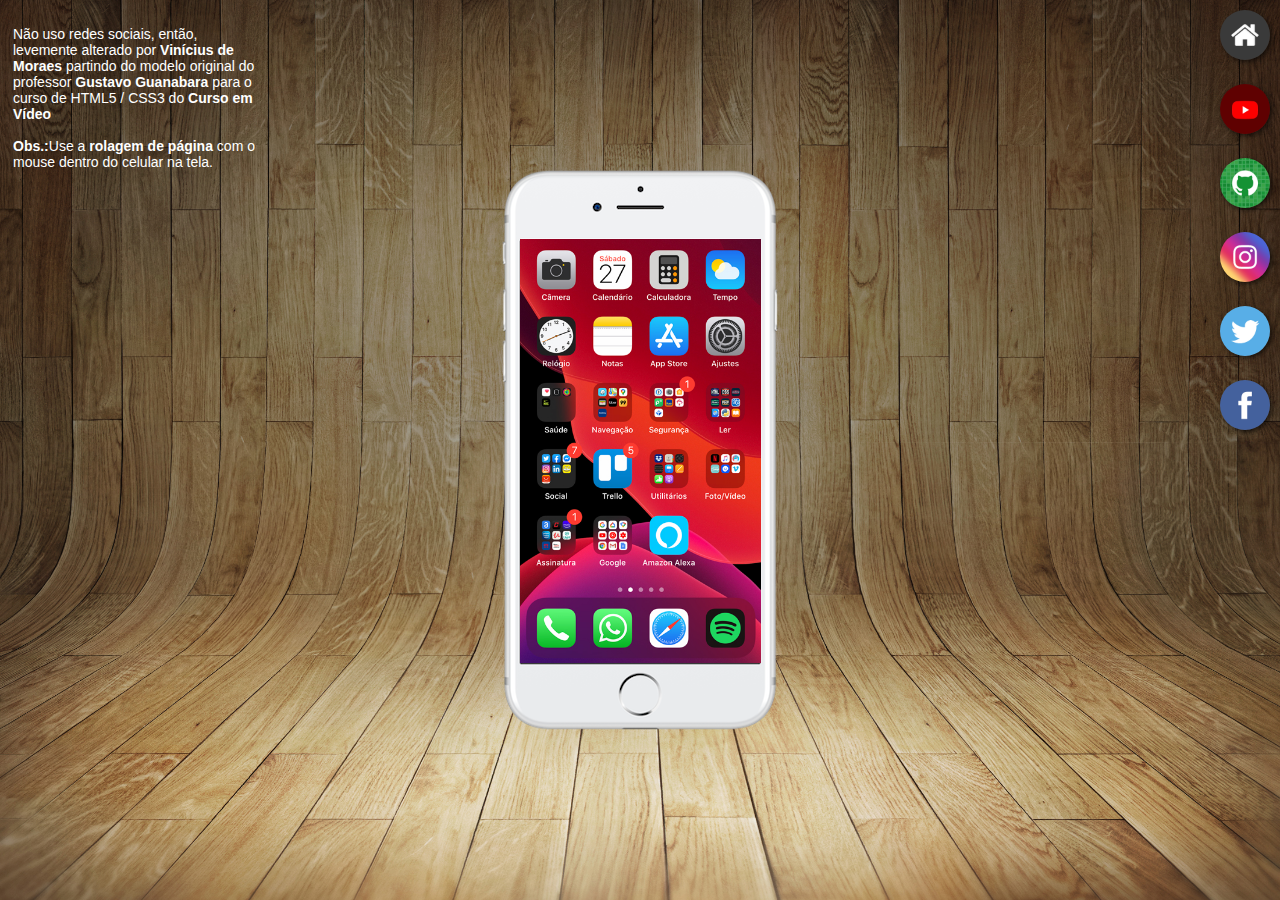
<file: index.html>
<!DOCTYPE html>
<html lang="pt-br">
<head>
    <meta charset="UTF-8">
    <meta http-equiv="X-UA-Compatible" content="IE=edge">
    <meta name="viewport" content="width=device-width, initial-scale=1.0">
    <link rel="stylesheet" href="estilos/style.css">
    <title>Projeto Redes Sociais</title>
</head>
<body>

    <main>
        <section id="telefone">
            <iframe src="home.html" name="tela" id="tela" frameborder="0">
                Seu navegador não é compatível com iframe.
            </iframe>

        </section>

        <section id="redes-sociais">
            <a href="home.html" target="tela"><img src="imagens/logo-home.jpg" alt="Inicial"></a><br>
            <a href="youtube.html" target="tela"><img src="imagens/logo-youtube.jpg" alt="YouTube"></a><br>
            <a href="github.html" target="tela"><img src="imagens/logo-github.jpg" alt="GitHub"></a><br>
            <a href="instagram.html" target="tela"><img src="imagens/logo-instagram.jpg" alt="Instagram"></a><br>
            <a href="twitter.html" target="tela"><img src="imagens/logo-twitter.jpg" alt="Twitter"></a><br>
            <a href="facebook.html" target="tela"><img src="imagens/logo-facebook.jpg" alt="Facebook"></a>

        </section>

        <section id="esquerda">
            <p>Não uso redes sociais, então, levemente alterado por <a href="https://github.com/viniciusm0raes" target="_blank">Vinícius de Moraes</a> partindo do modelo original</a> do professor <a href="https://gustavoguanabara.github.io/" target="_blank">Gustavo Guanabara</a> para o curso de HTML5 / CSS3 do <a href="https://www.cursoemvideo.com" target="_blank">Curso em Vídeo</a>
	<br><br><strong>Obs.:</strong>Use a <strong>rolagem de página</strong> com o mouse dentro do celular na tela.</p>
        </section>


    </main>
    
</body>
</html>
</file>
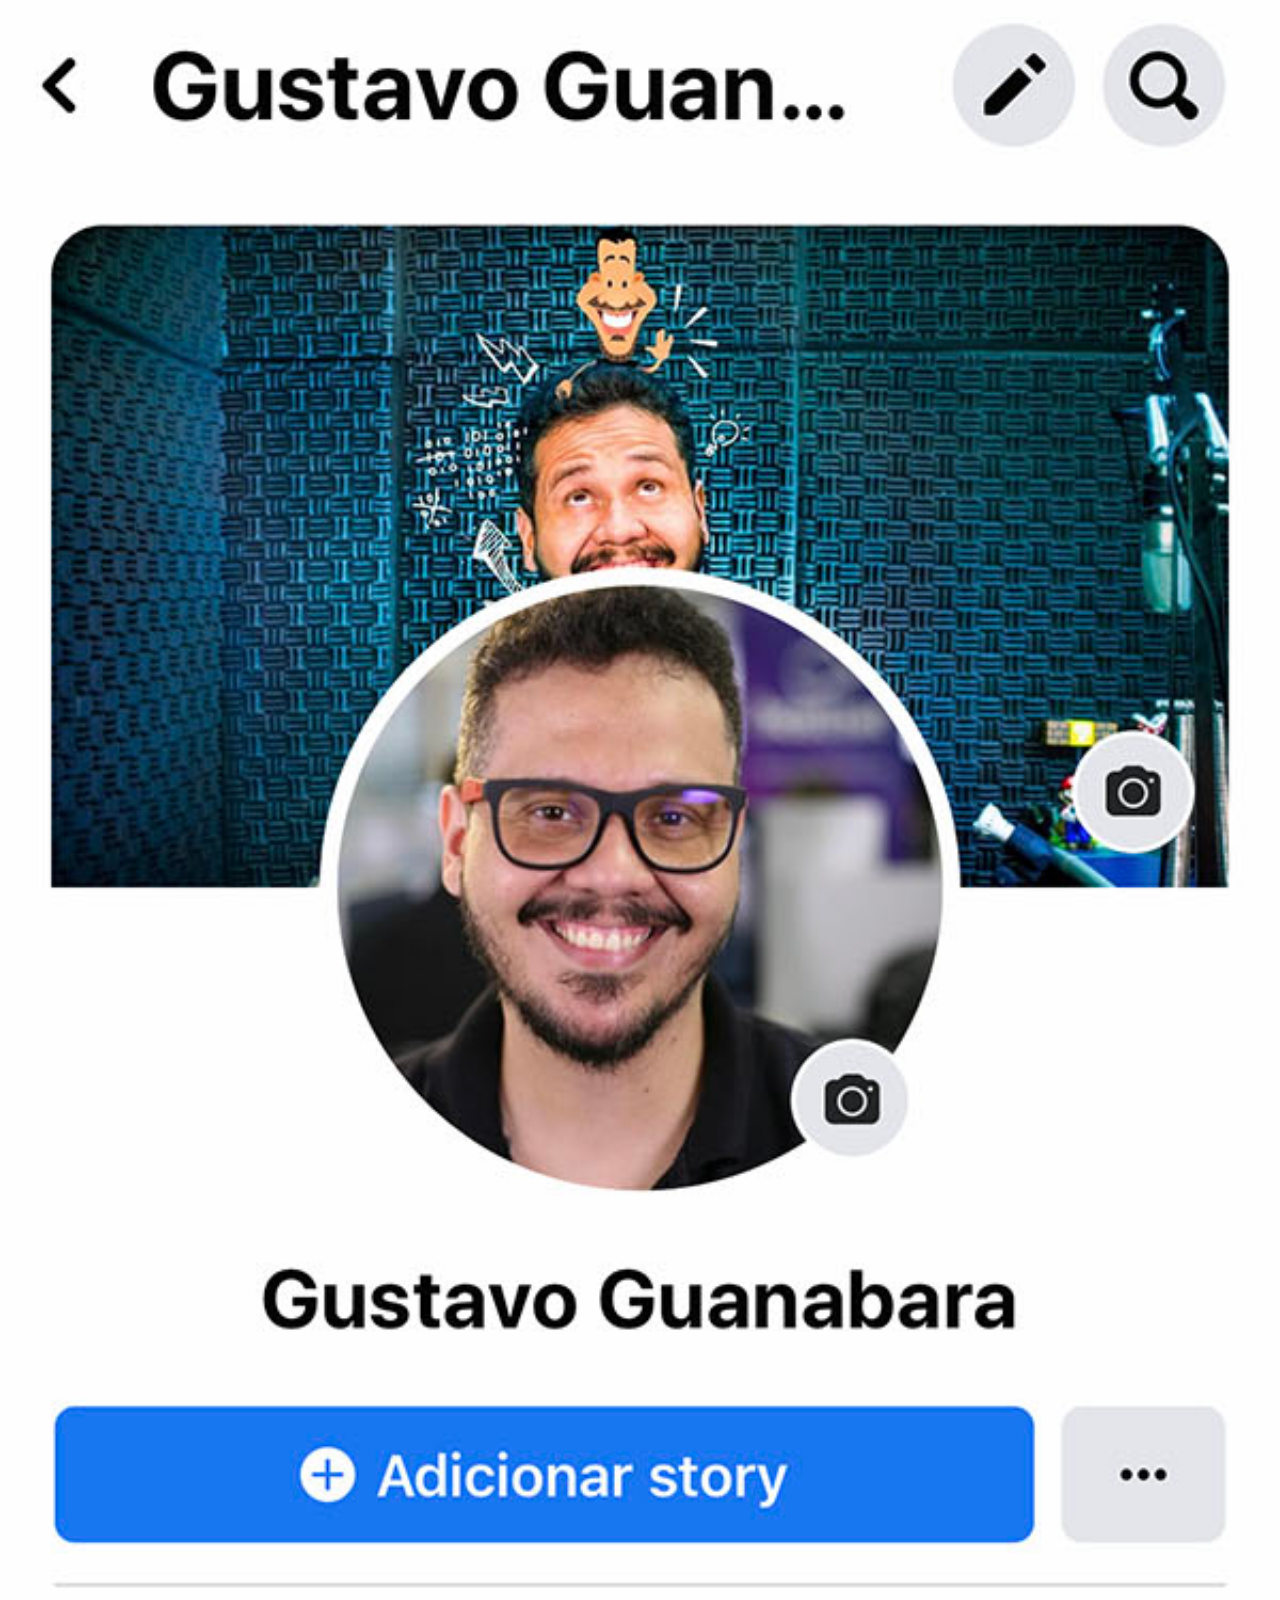
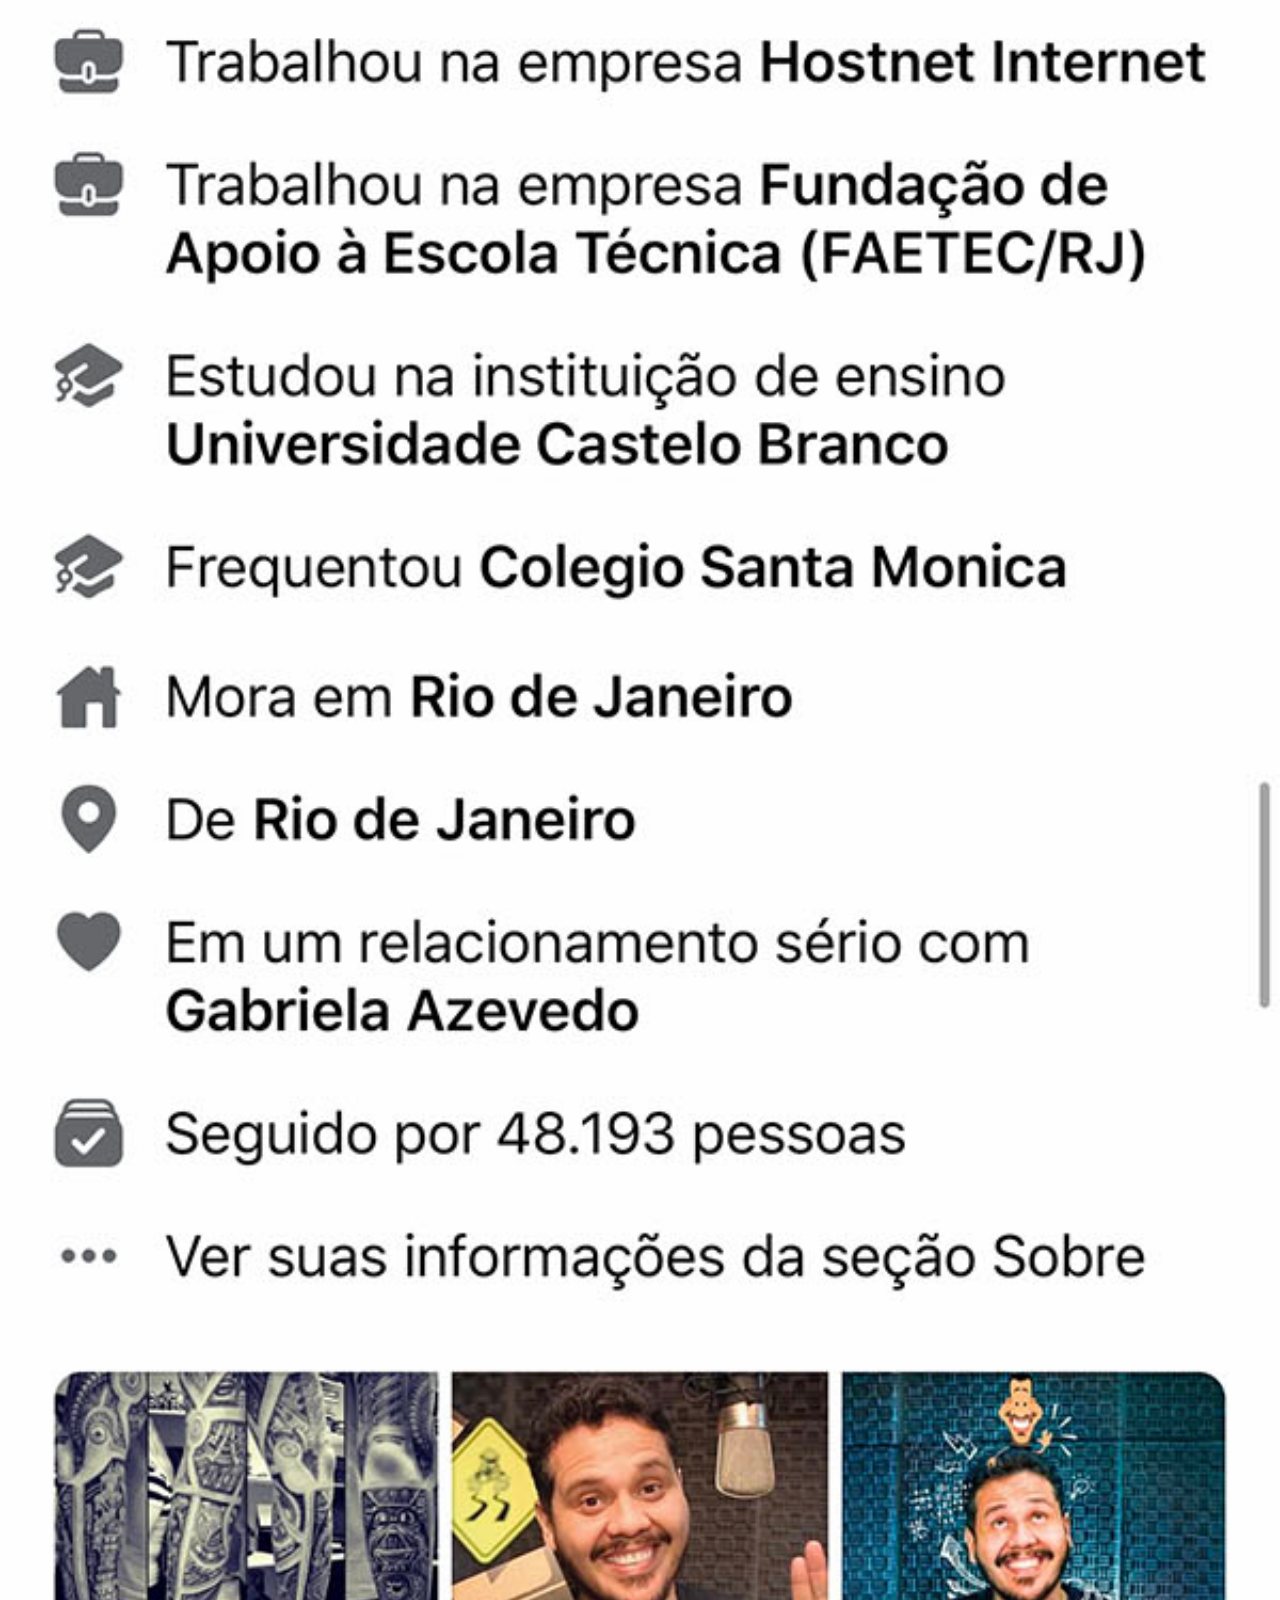
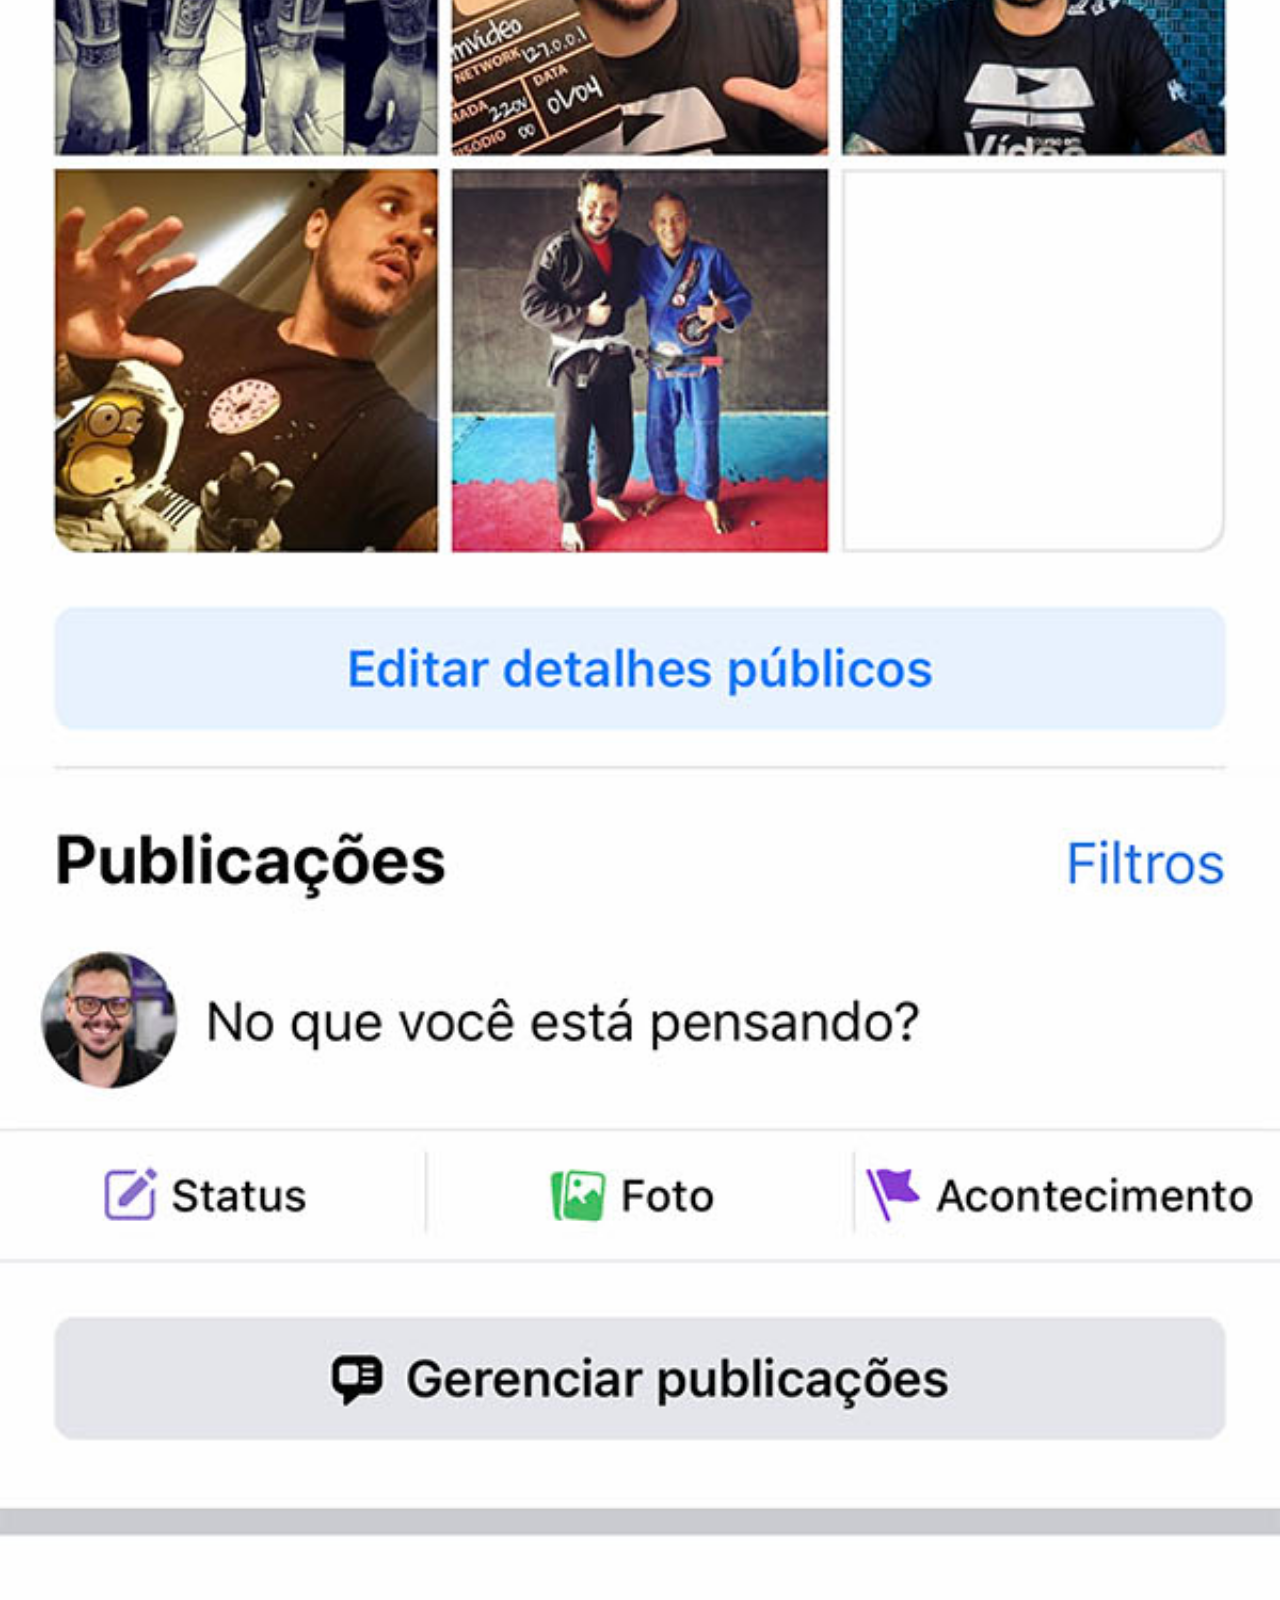
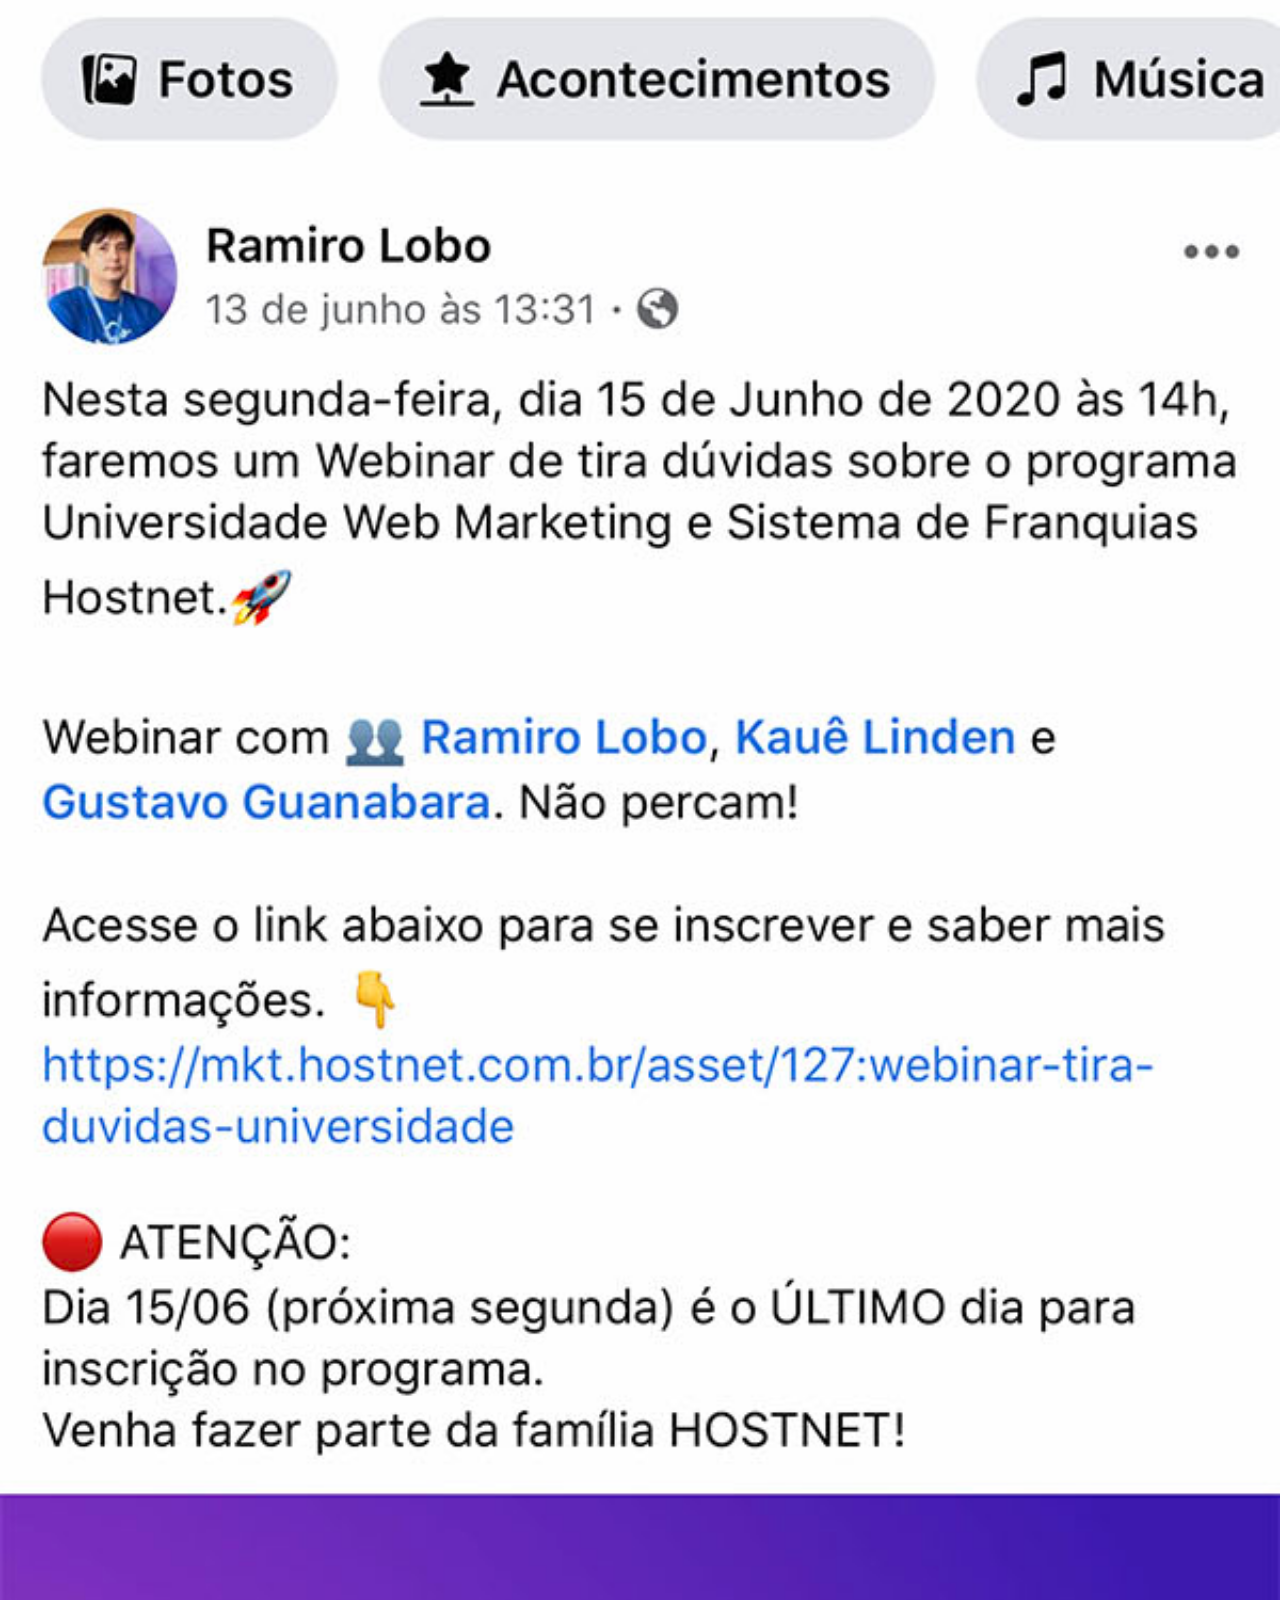
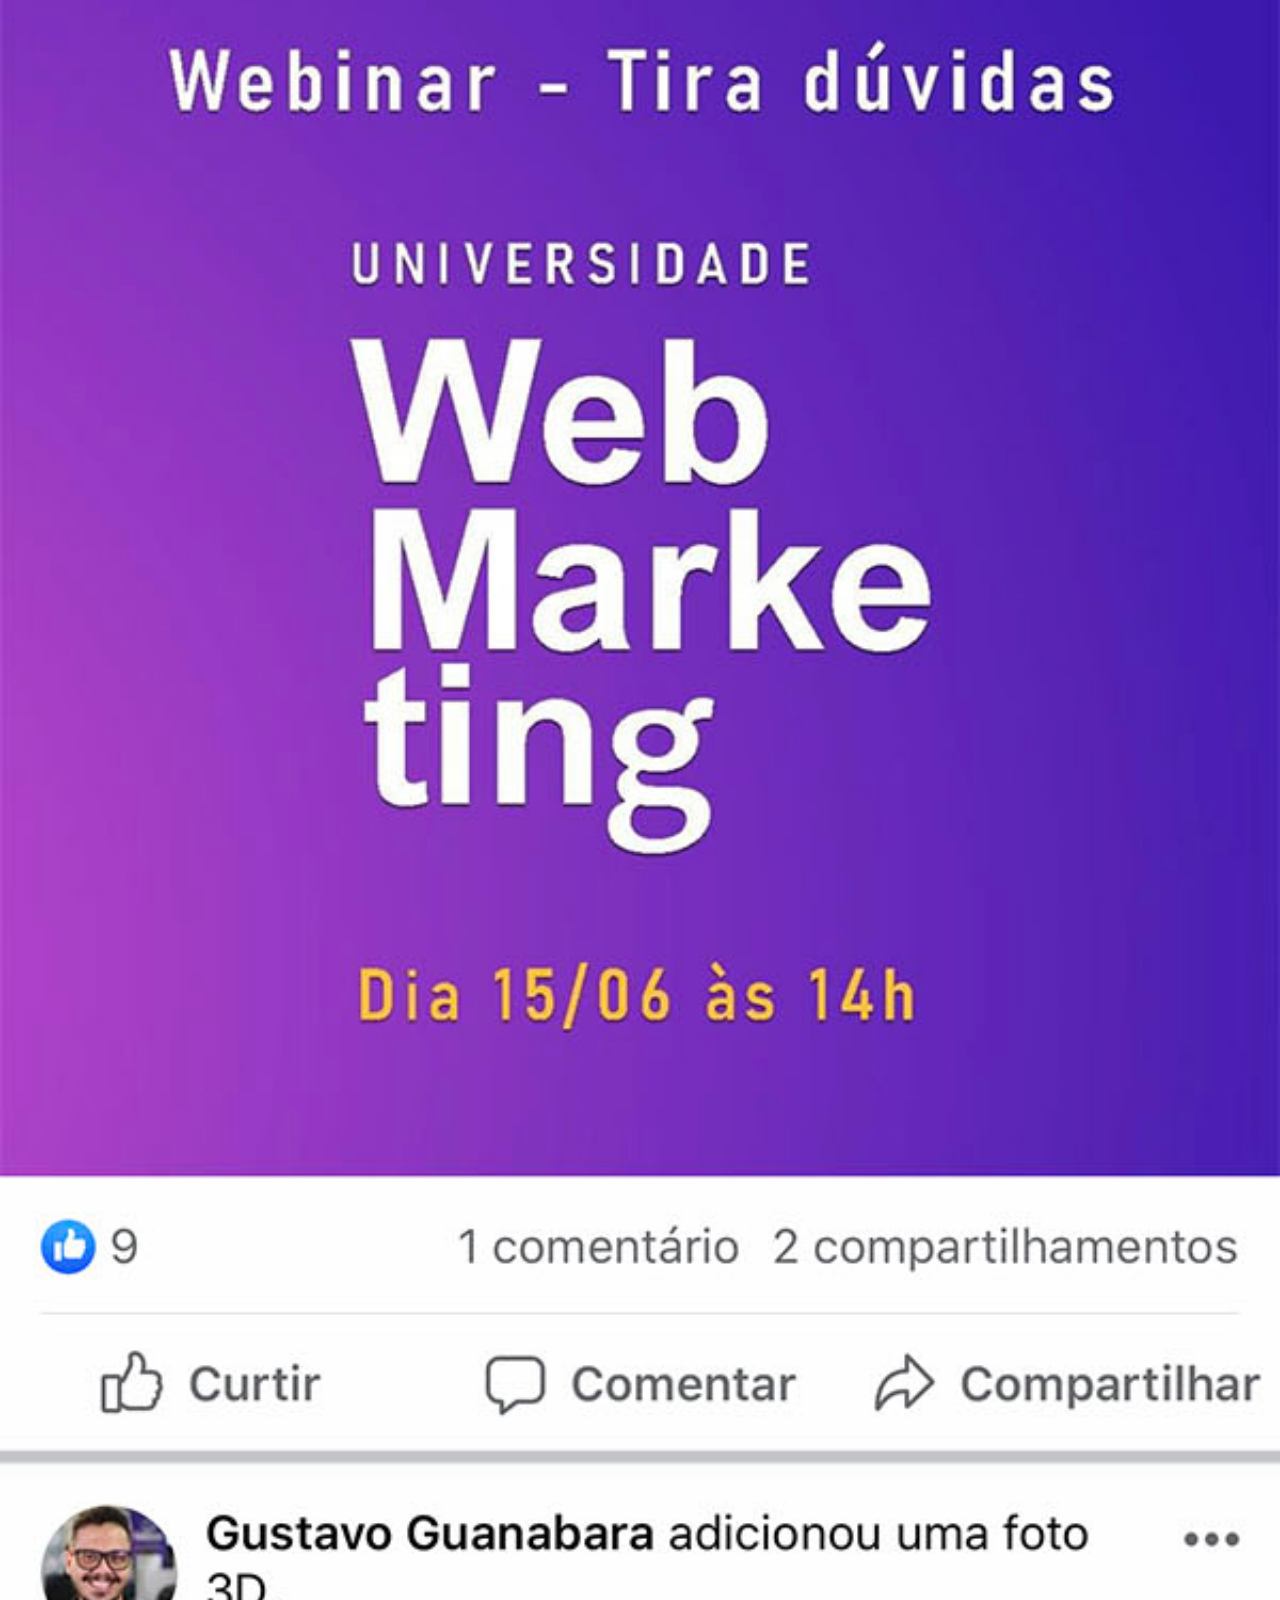
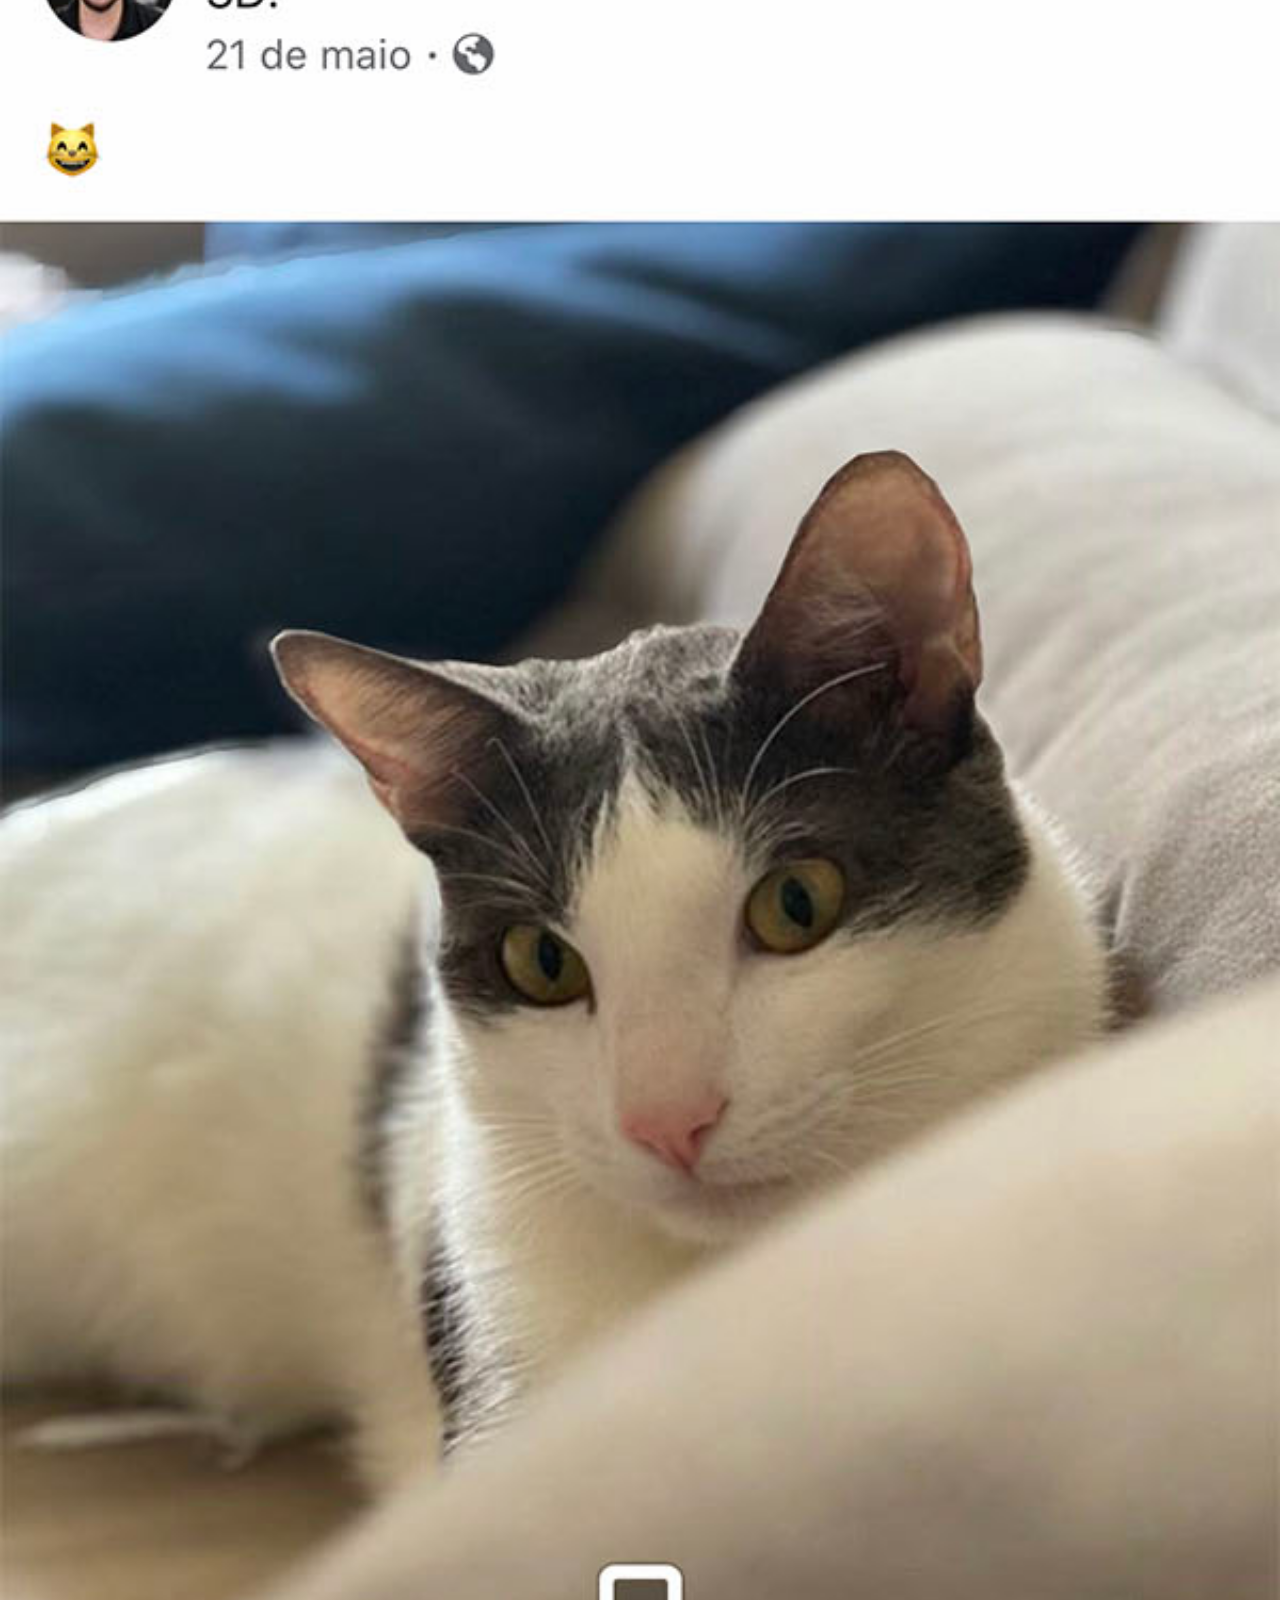
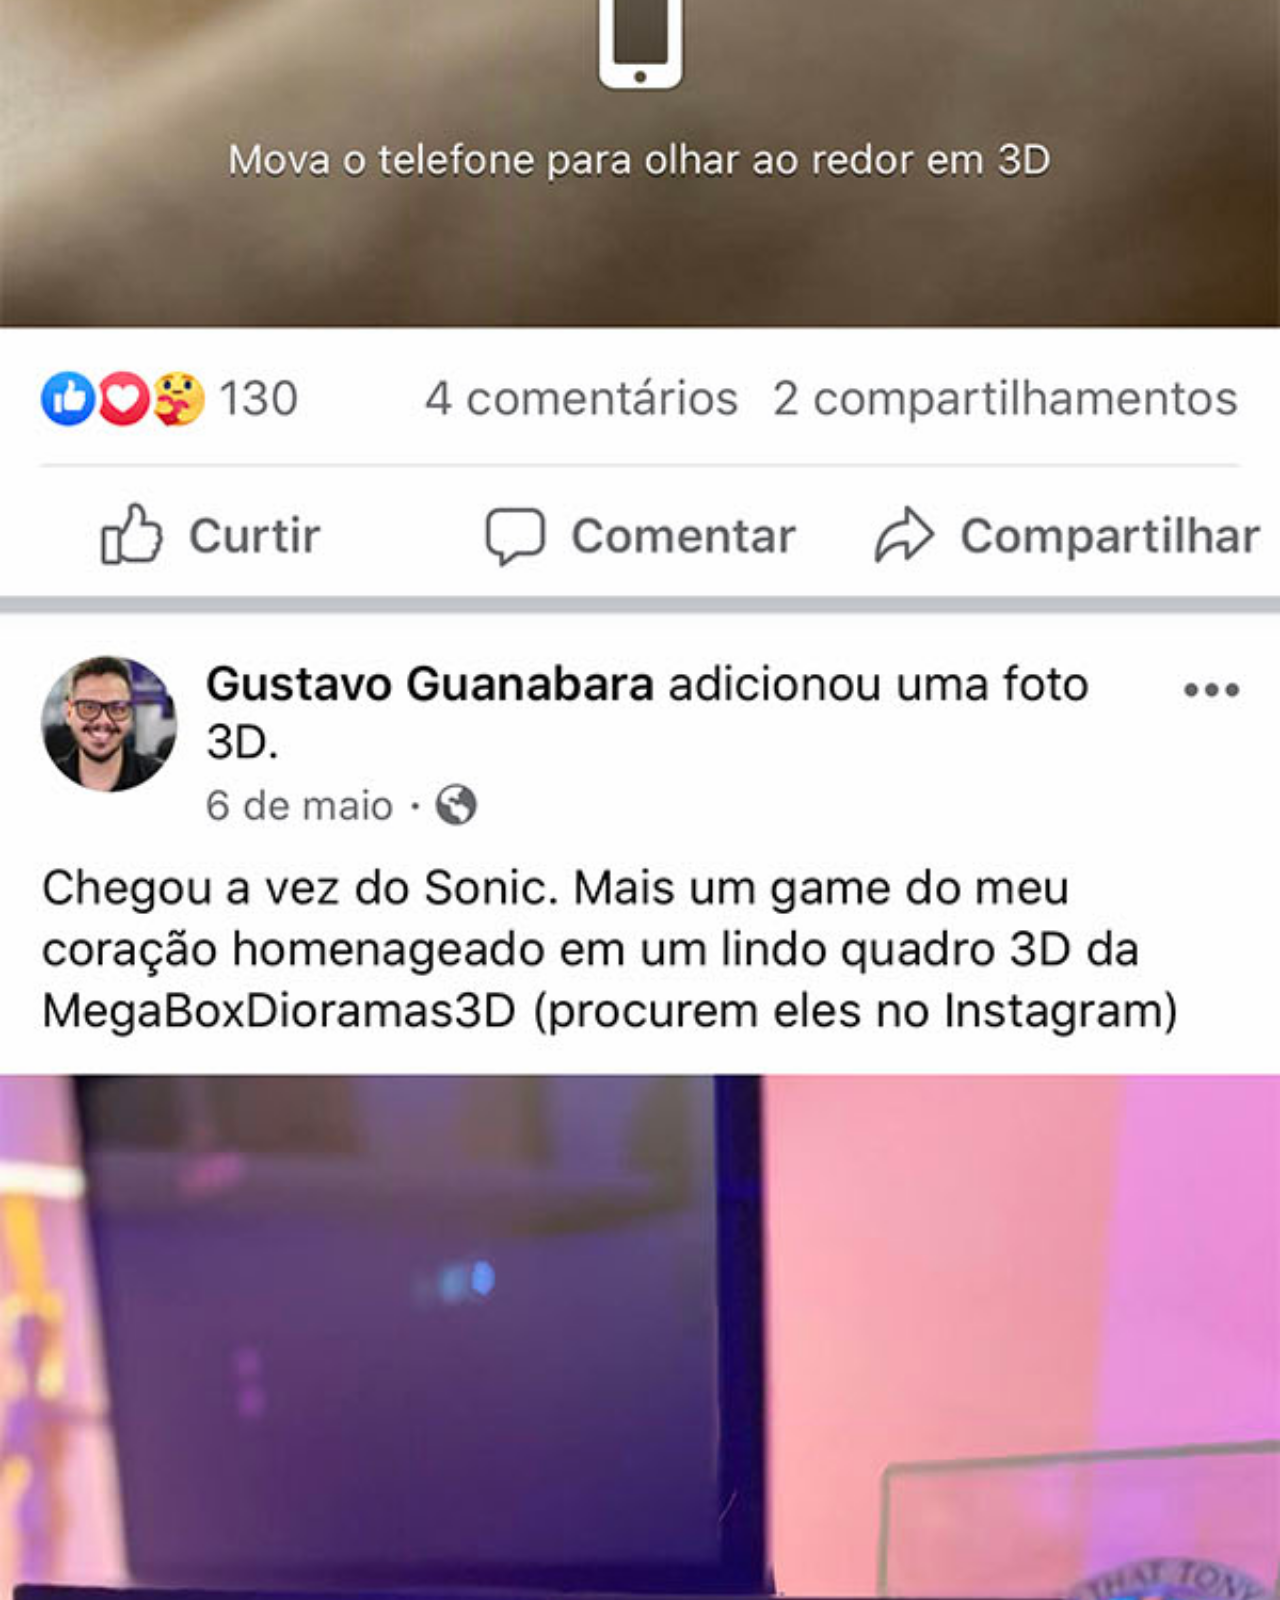
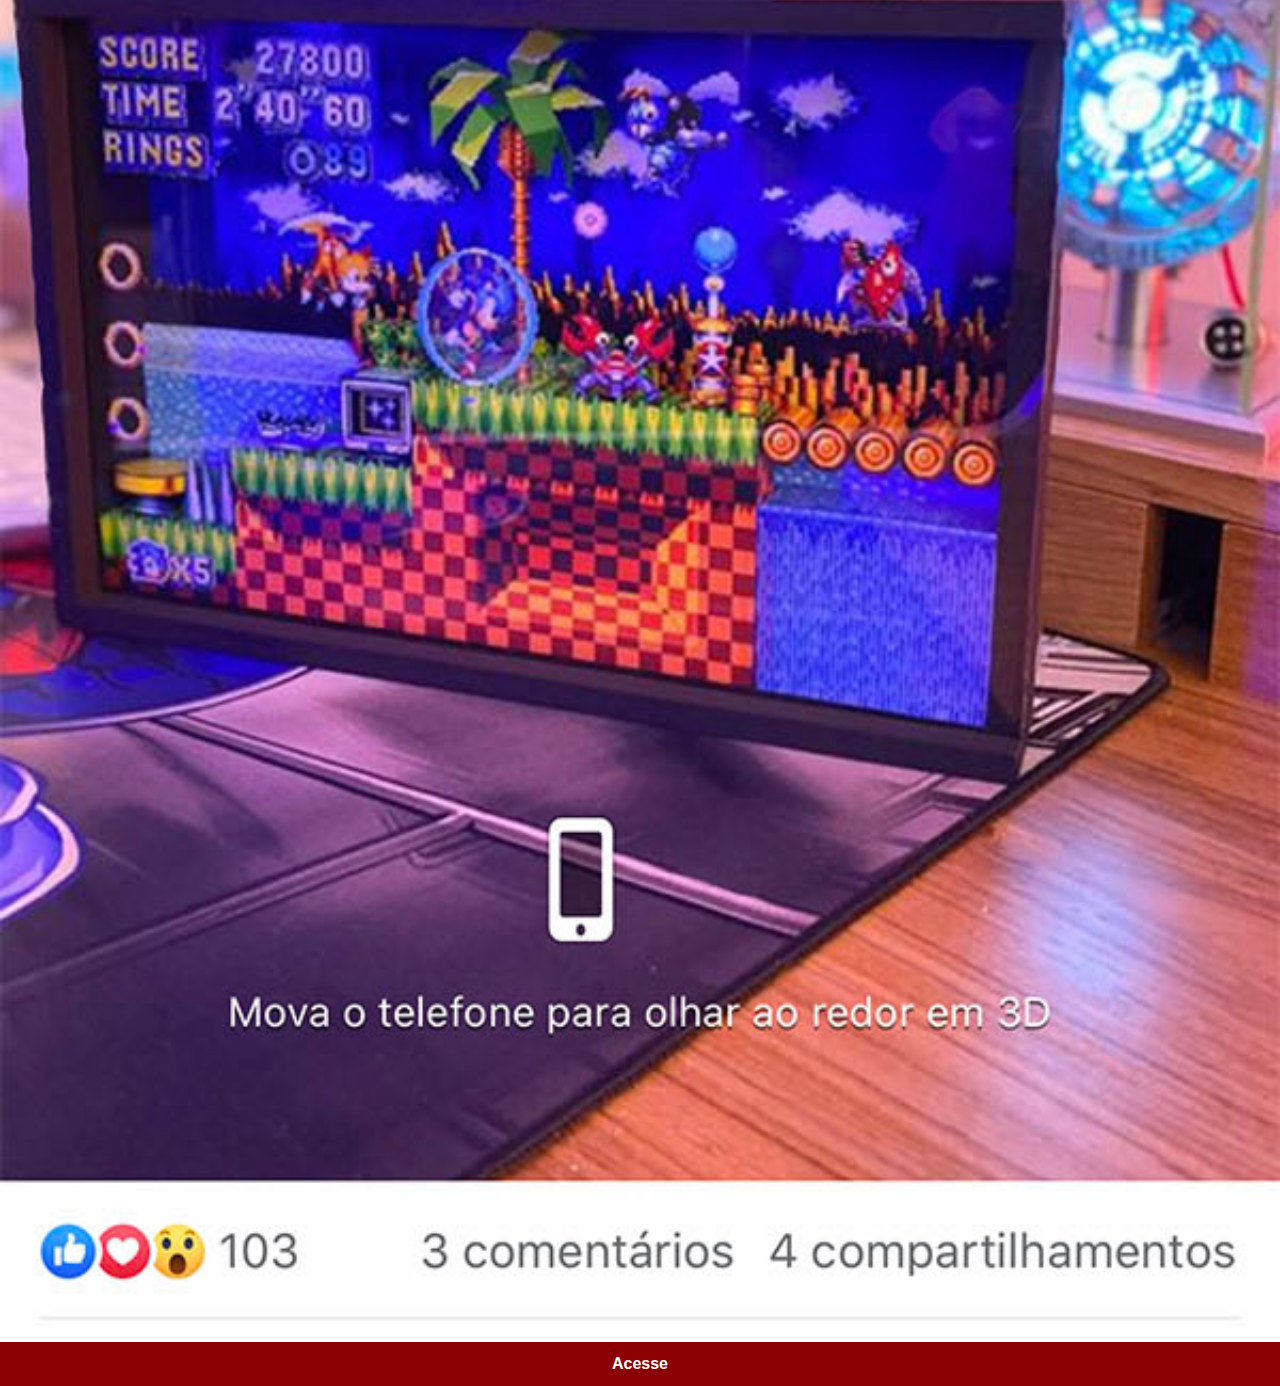
<file: facebook.html>
<!DOCTYPE html>
<html lang="pt-br">
<head>
    <meta charset="UTF-8">
    <meta http-equiv="X-UA-Compatible" content="IE=edge">
    <meta name="viewport" content="width=device-width, initial-scale=1.0">
    <title>Facebook</title>
    <link rel="stylesheet" href="estilos/social.css">
</head>
<body>
    <img src="imagens/tela-facebook.jpg" alt="Facebook">
    <a href="https://pt-br.facebook.com/gustavoguanabara" target="_blank">Acesse</a>
</body>
</html>
</file>
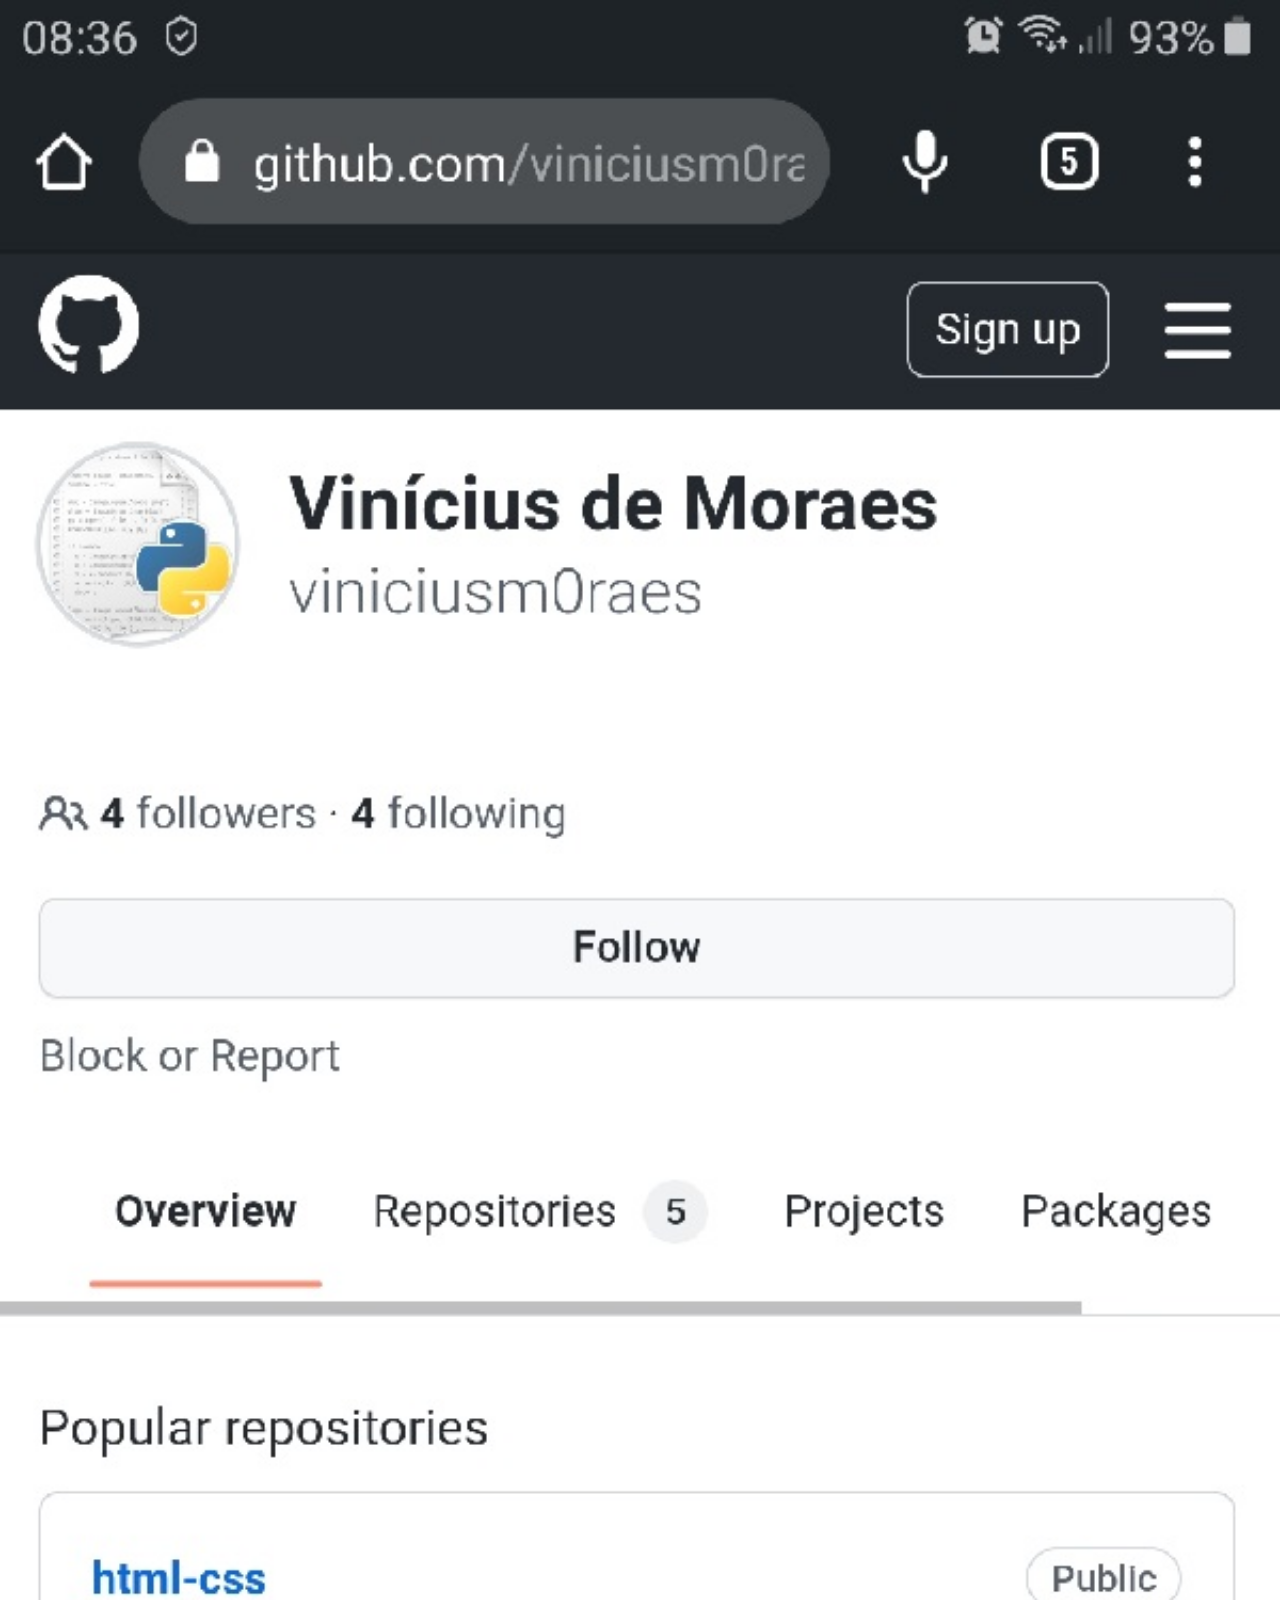
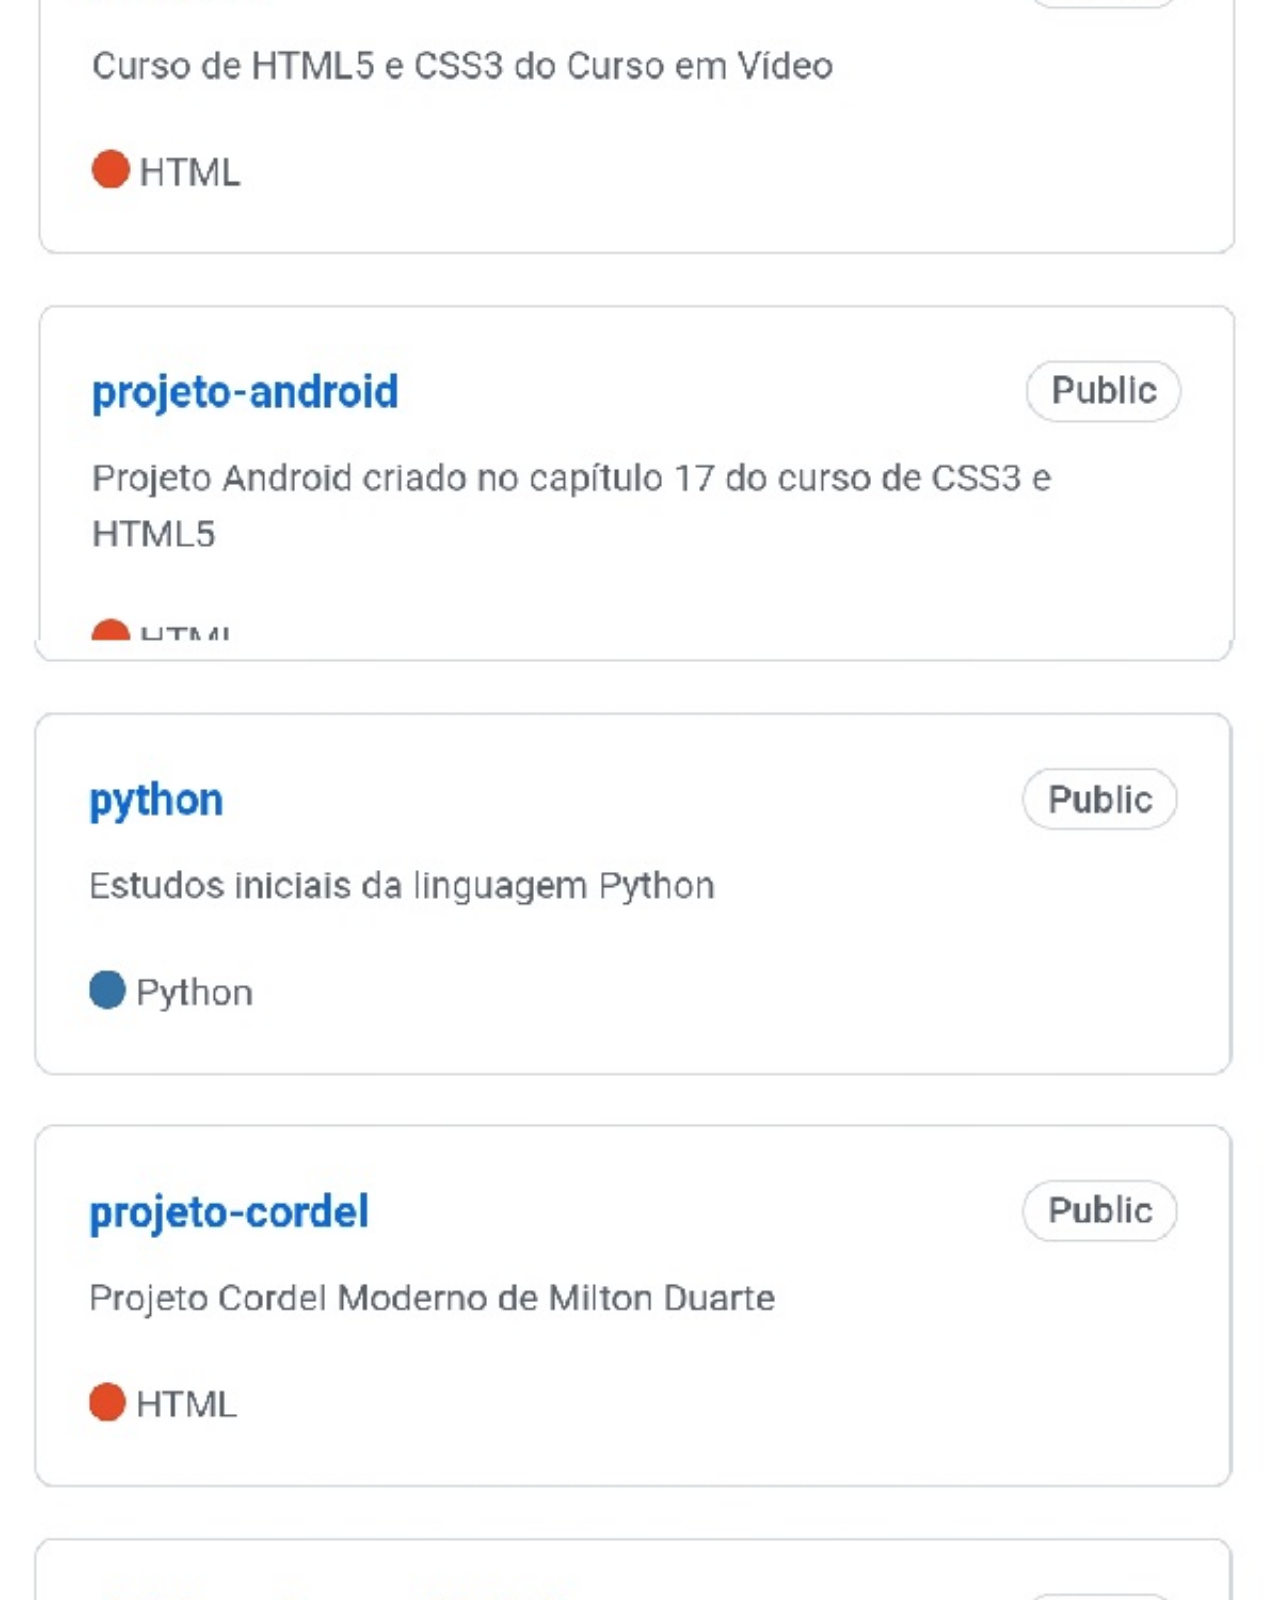
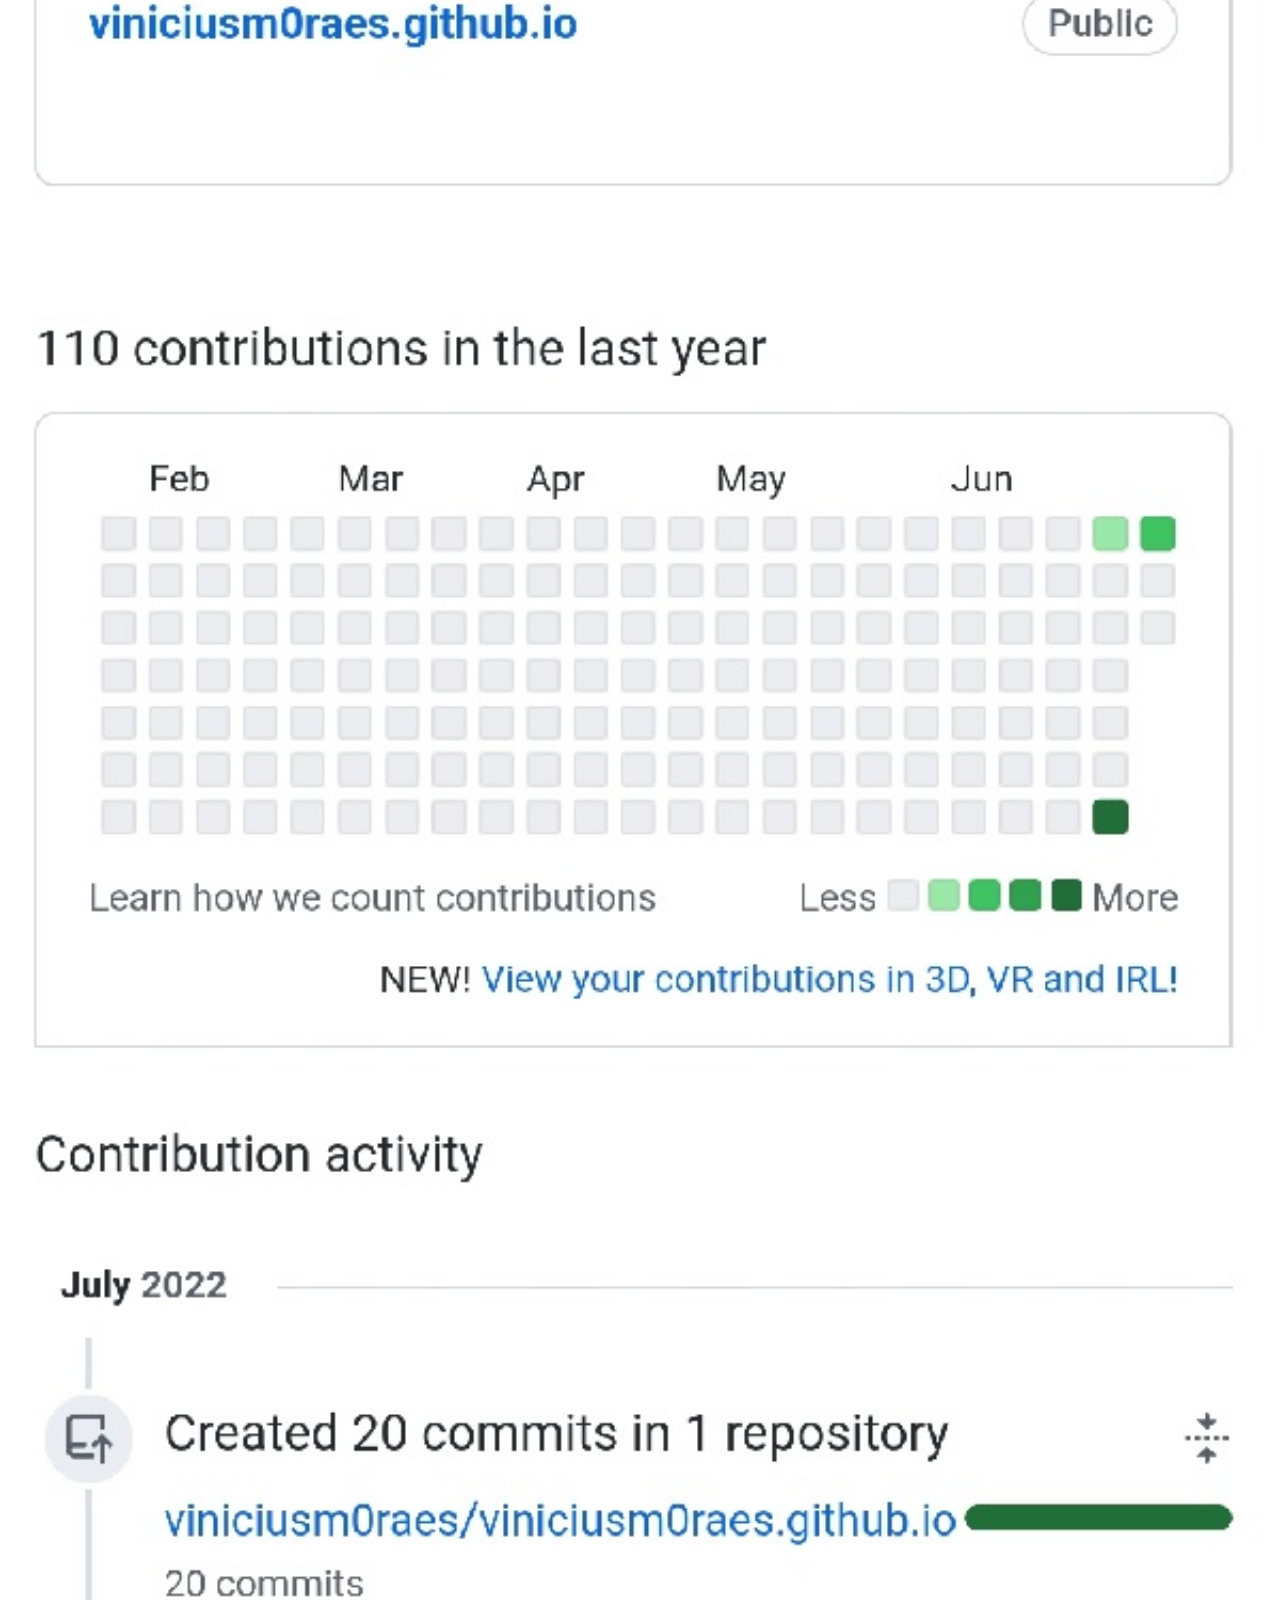
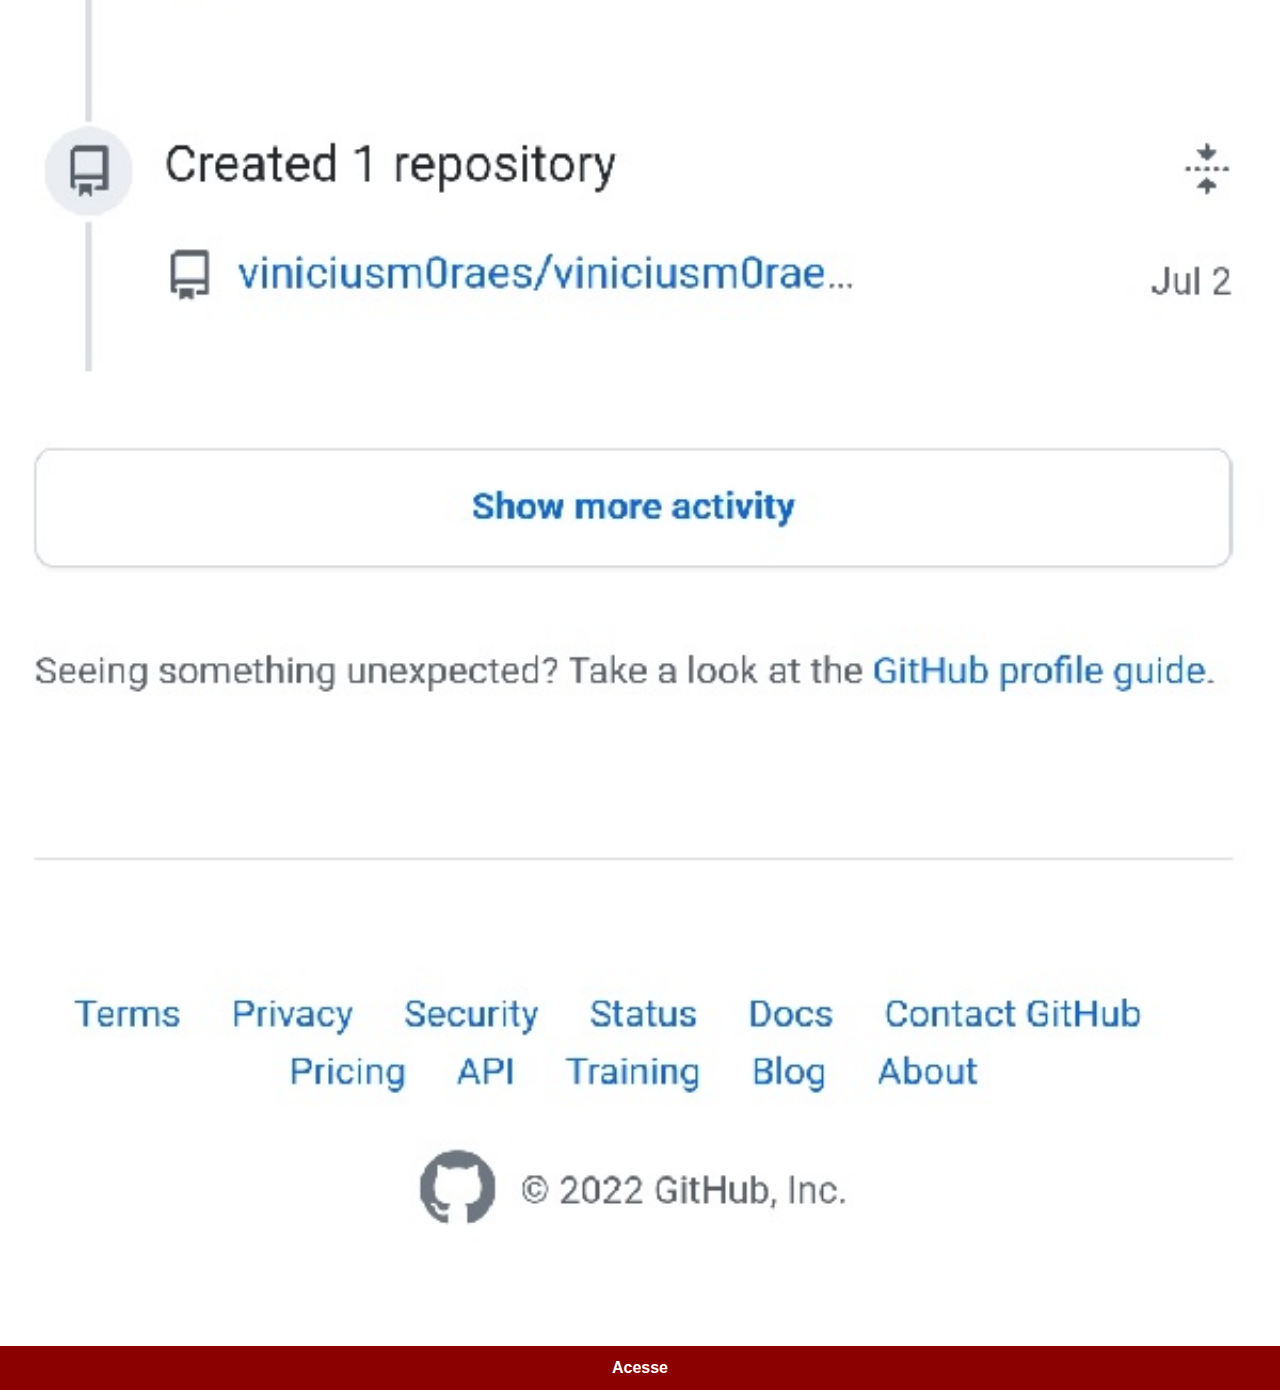
<file: github.html>
<!DOCTYPE html>
<html lang="pt-br">
<head>
    <meta charset="UTF-8">
    <meta http-equiv="X-UA-Compatible" content="IE=edge">
    <meta name="viewport" content="width=device-width, initial-scale=1.0">
    <title>GitHub</title>
    <link rel="stylesheet" href="estilos/social.css">
</head>
<body>
    <img src="imagens/tela-github_vinicius.jpg" alt="GitHub">
    <a href="https://github.com/viniciusm0raes" target="_blank">Acesse</a>
</body>
</html>
</file>
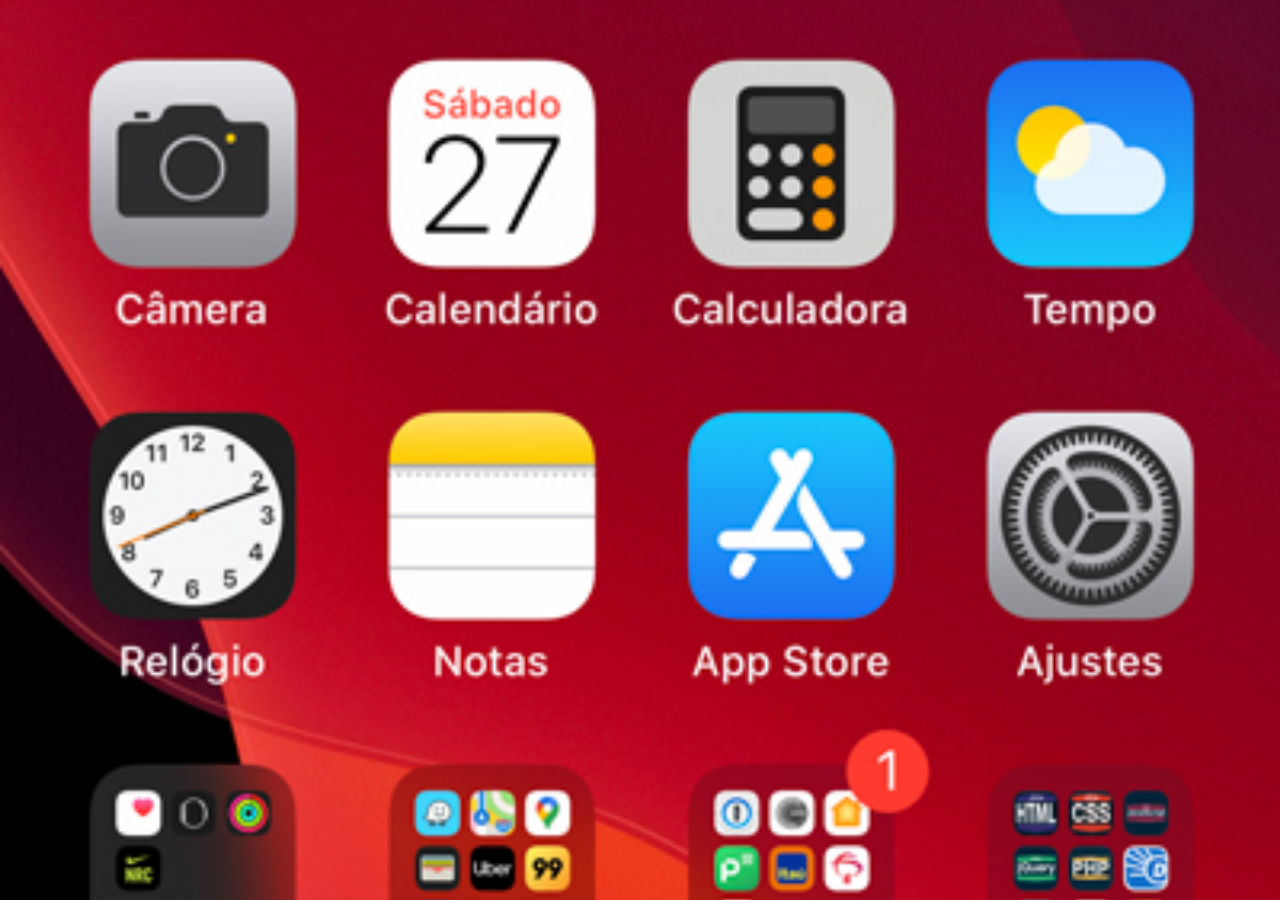
<file: home.html>
<!DOCTYPE html>
<html lang="pt-br">
<head>
    <meta charset="UTF-8">
    <meta http-equiv="X-UA-Compatible" content="IE=edge">
    <meta name="viewport" content="width=device-width, initial-scale=1.0">
    <title>Home</title>
</head>
<style>
    * {
        margin: 0px;
        padding: 0px;
    }

    body {
        width: 100vw;
        height: 100vh;
        background: black url('imagens/tela-home.jpg') no-repeat top center;
        background-size: cover;

    }
</style>
<body>
    
</body>
</html>
</file>
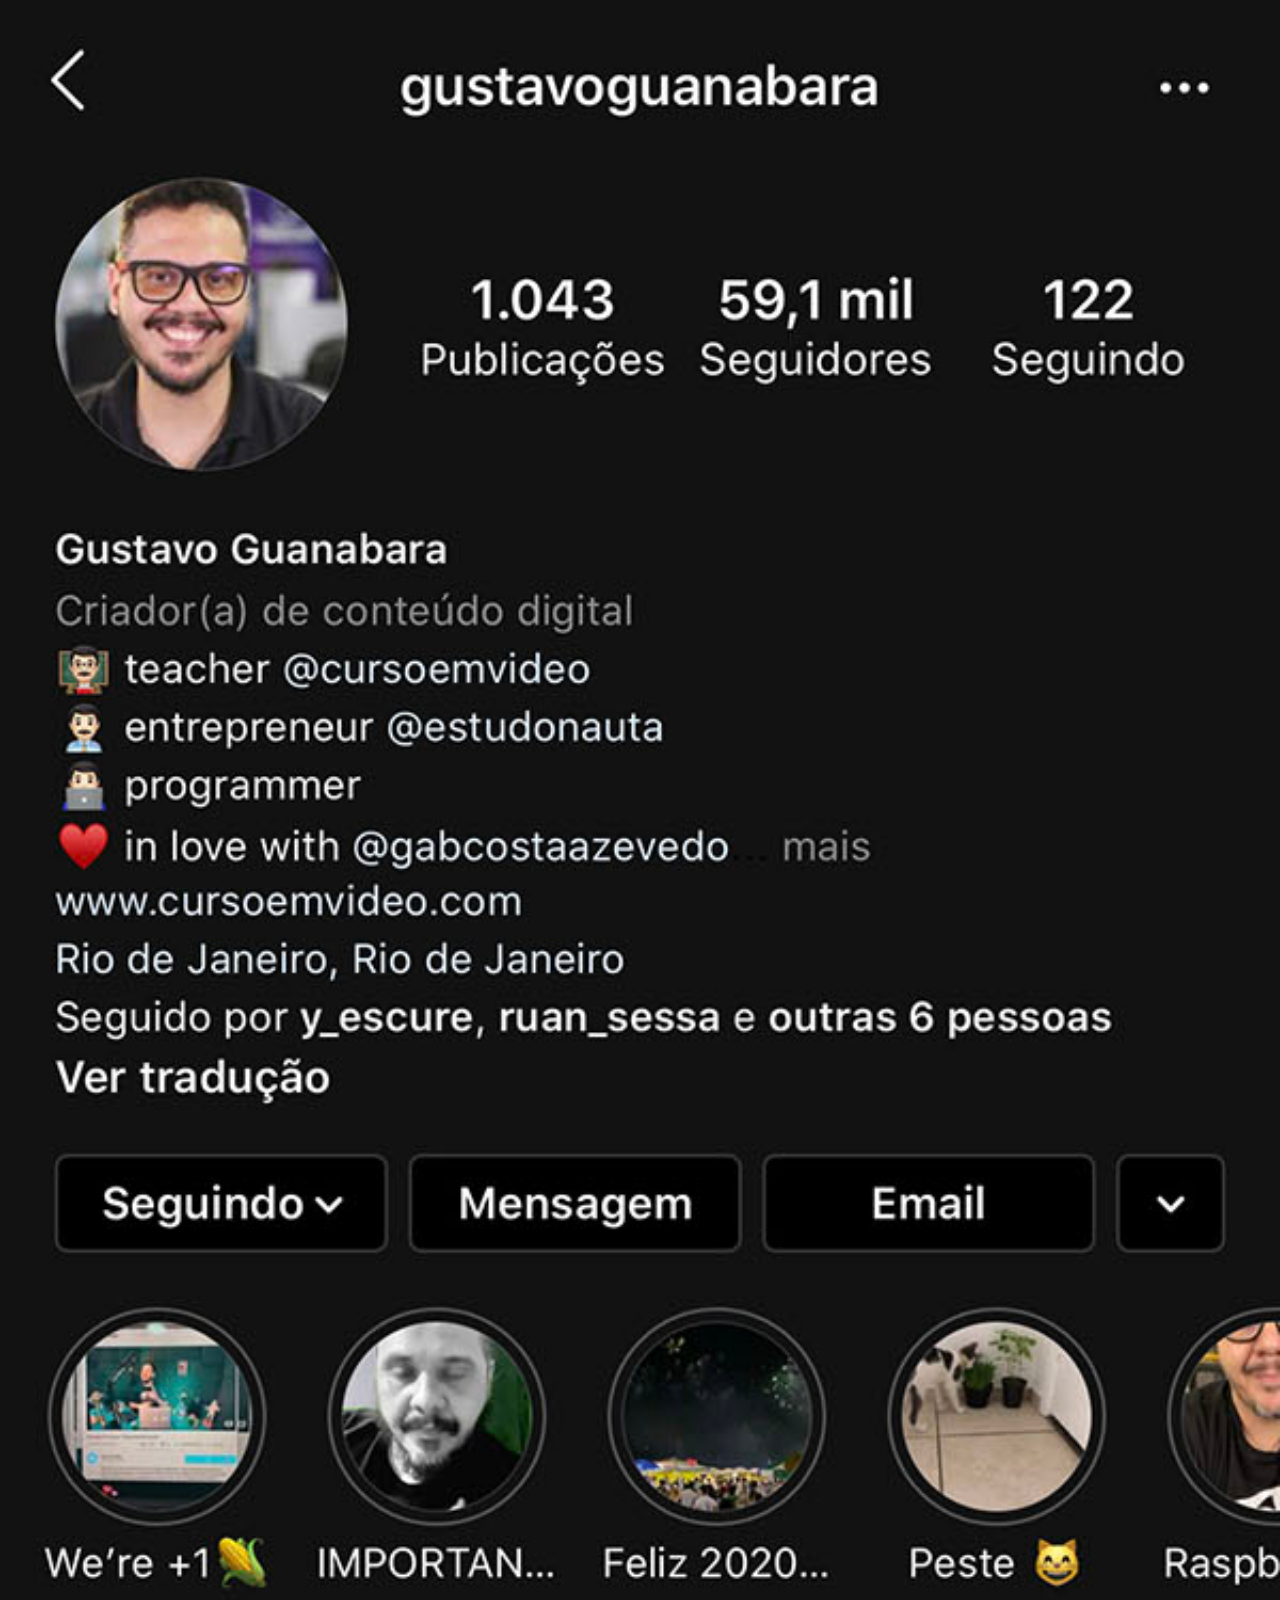
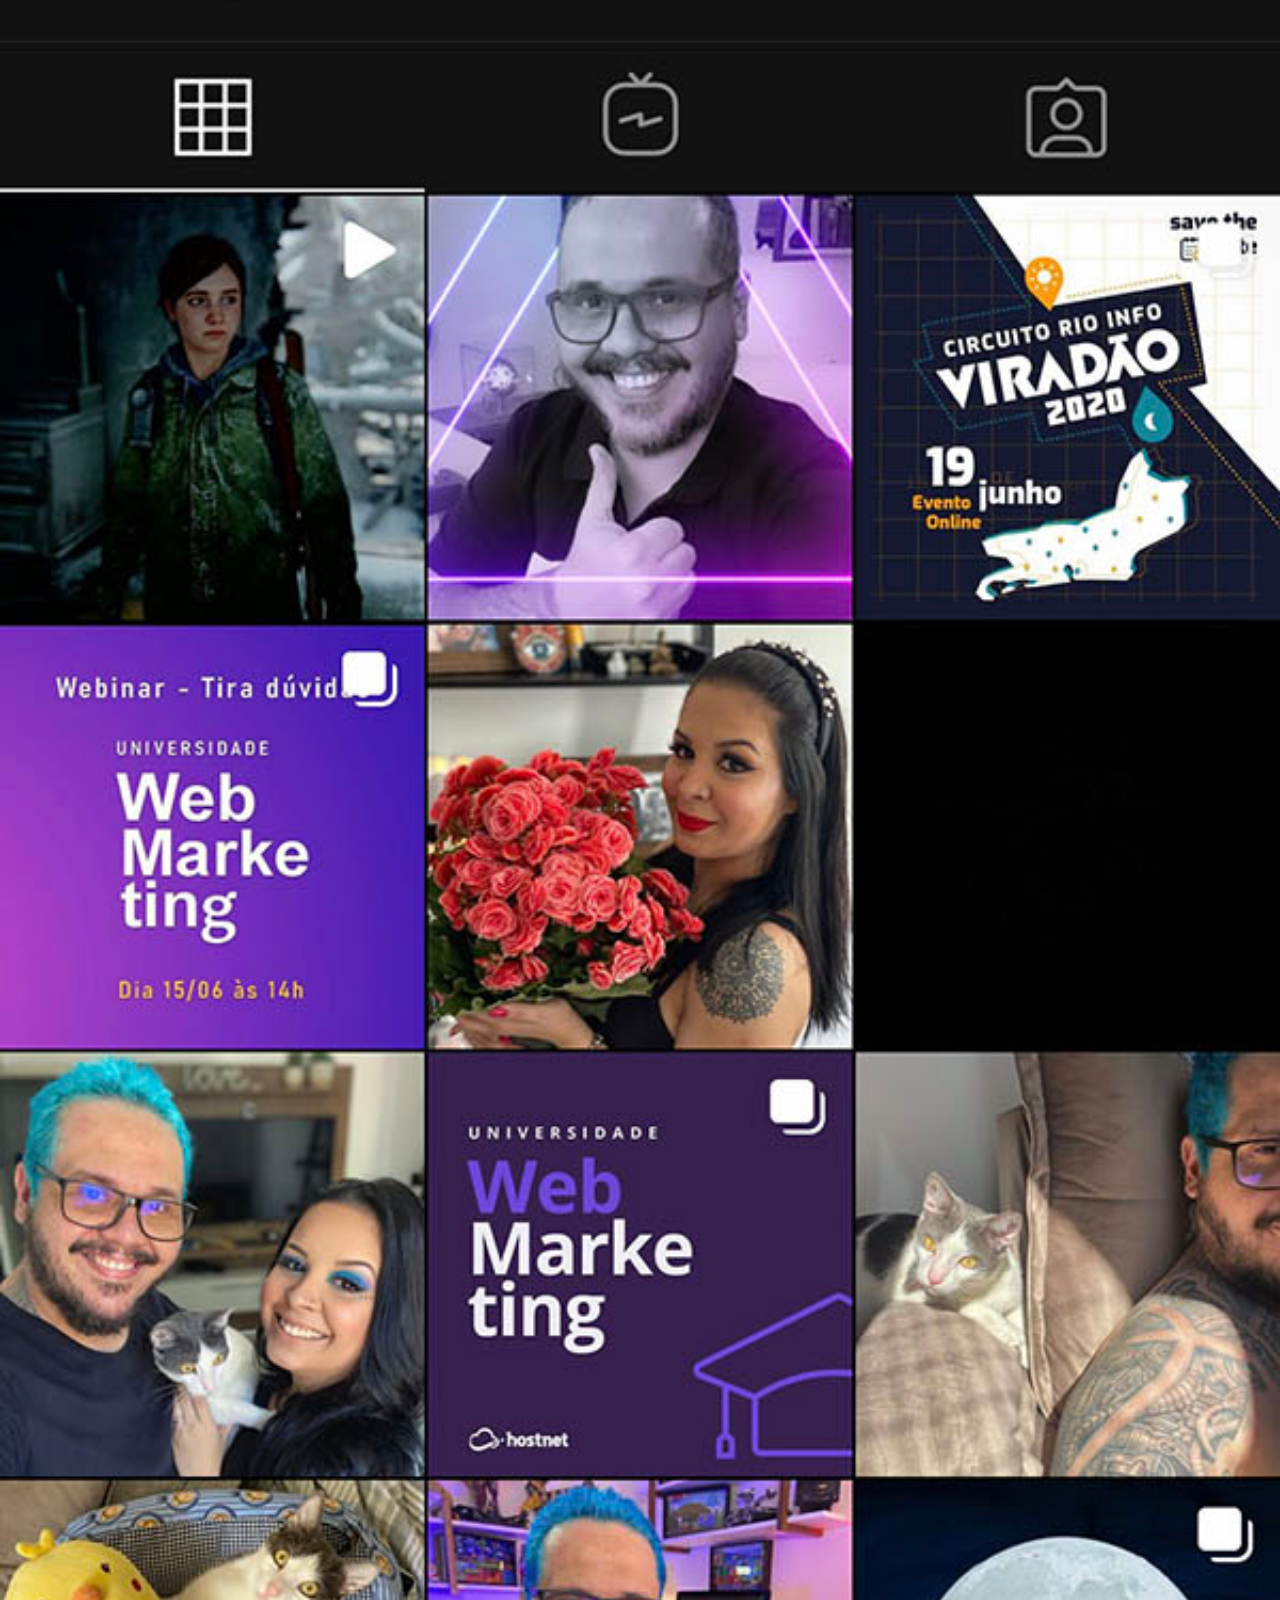
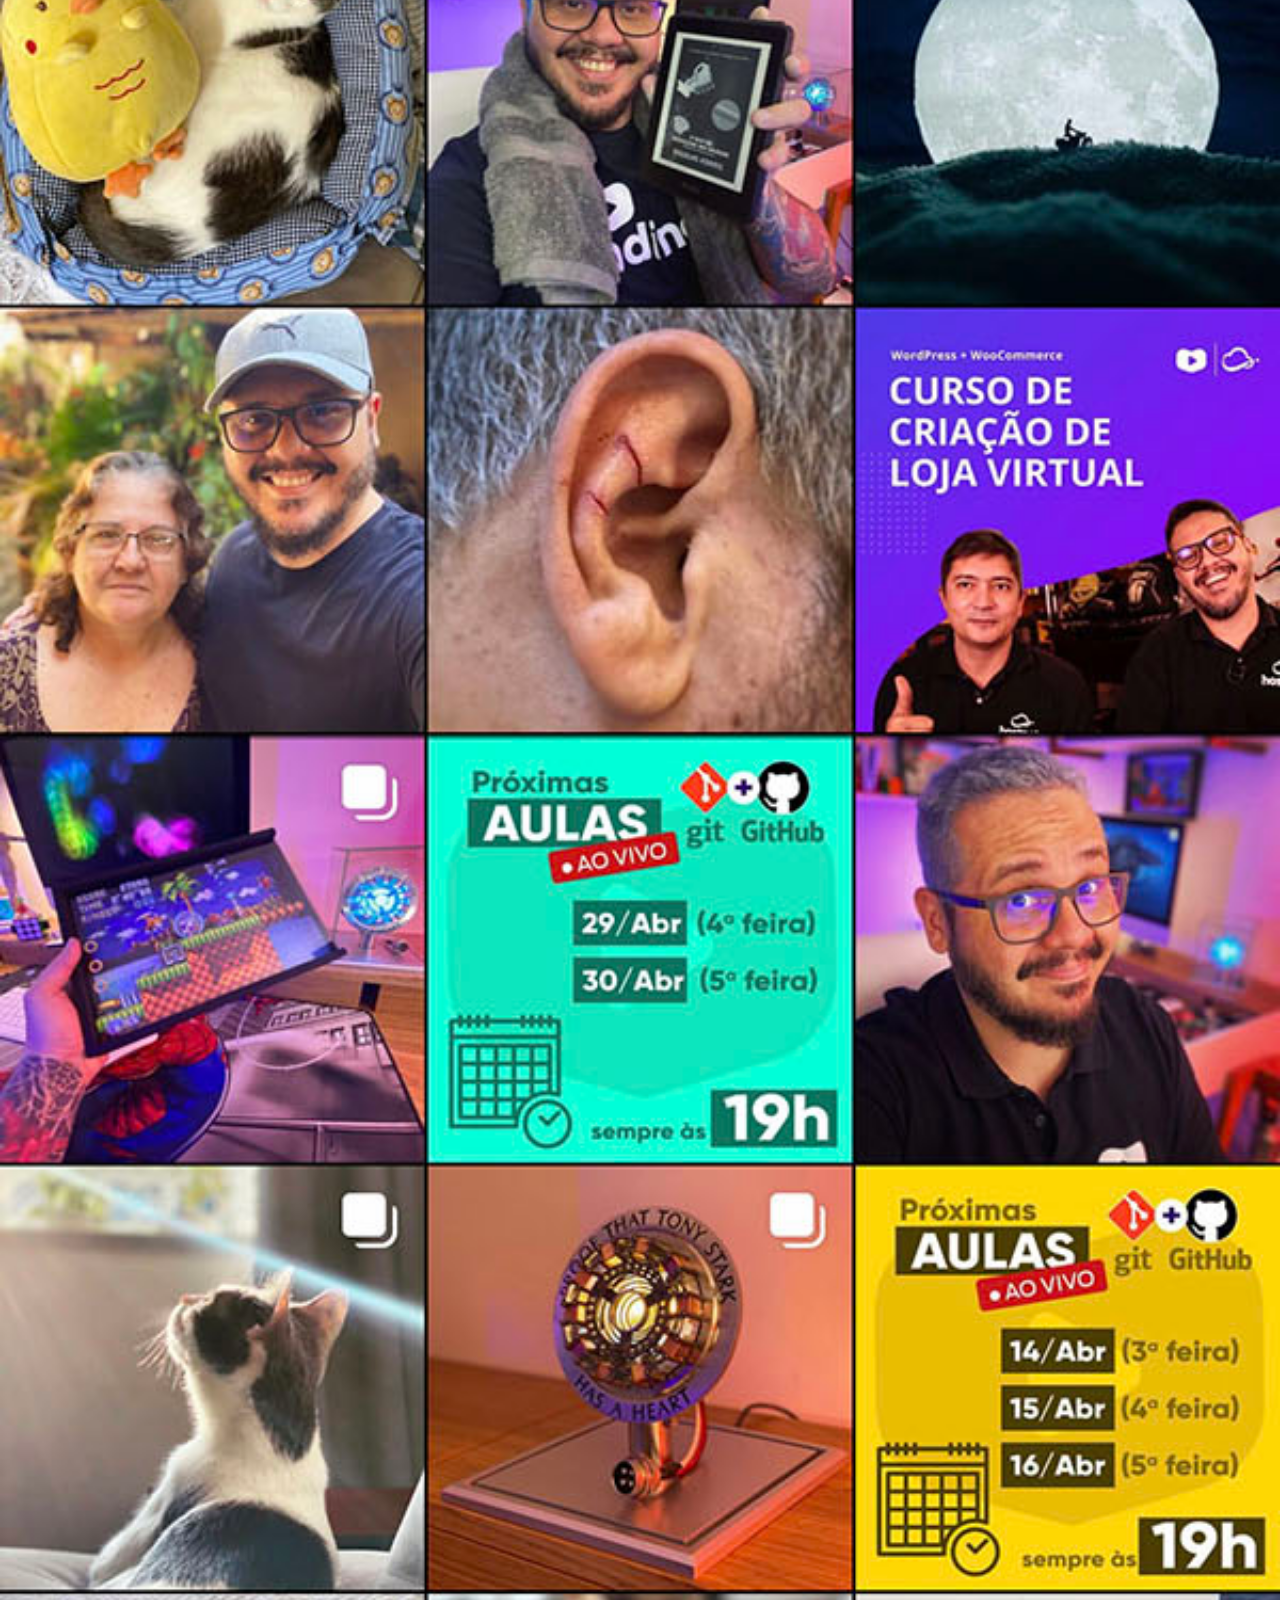
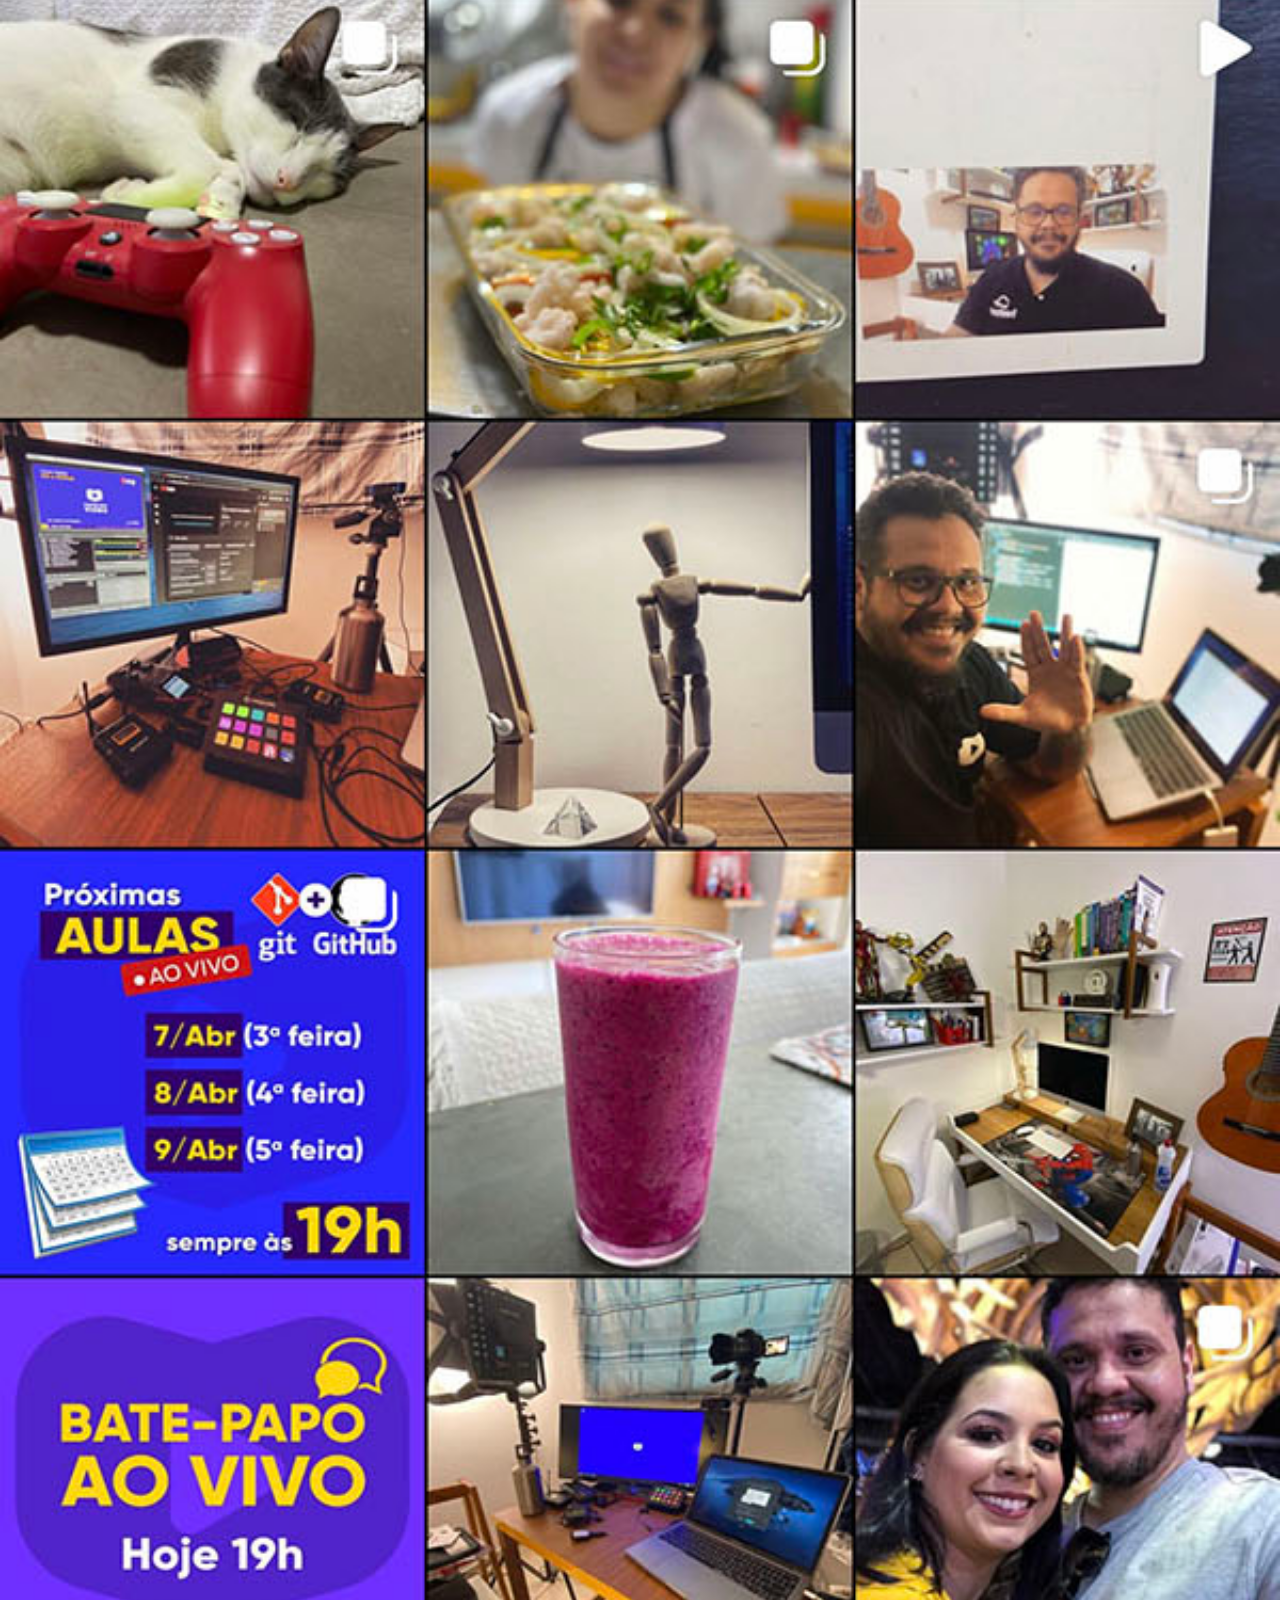
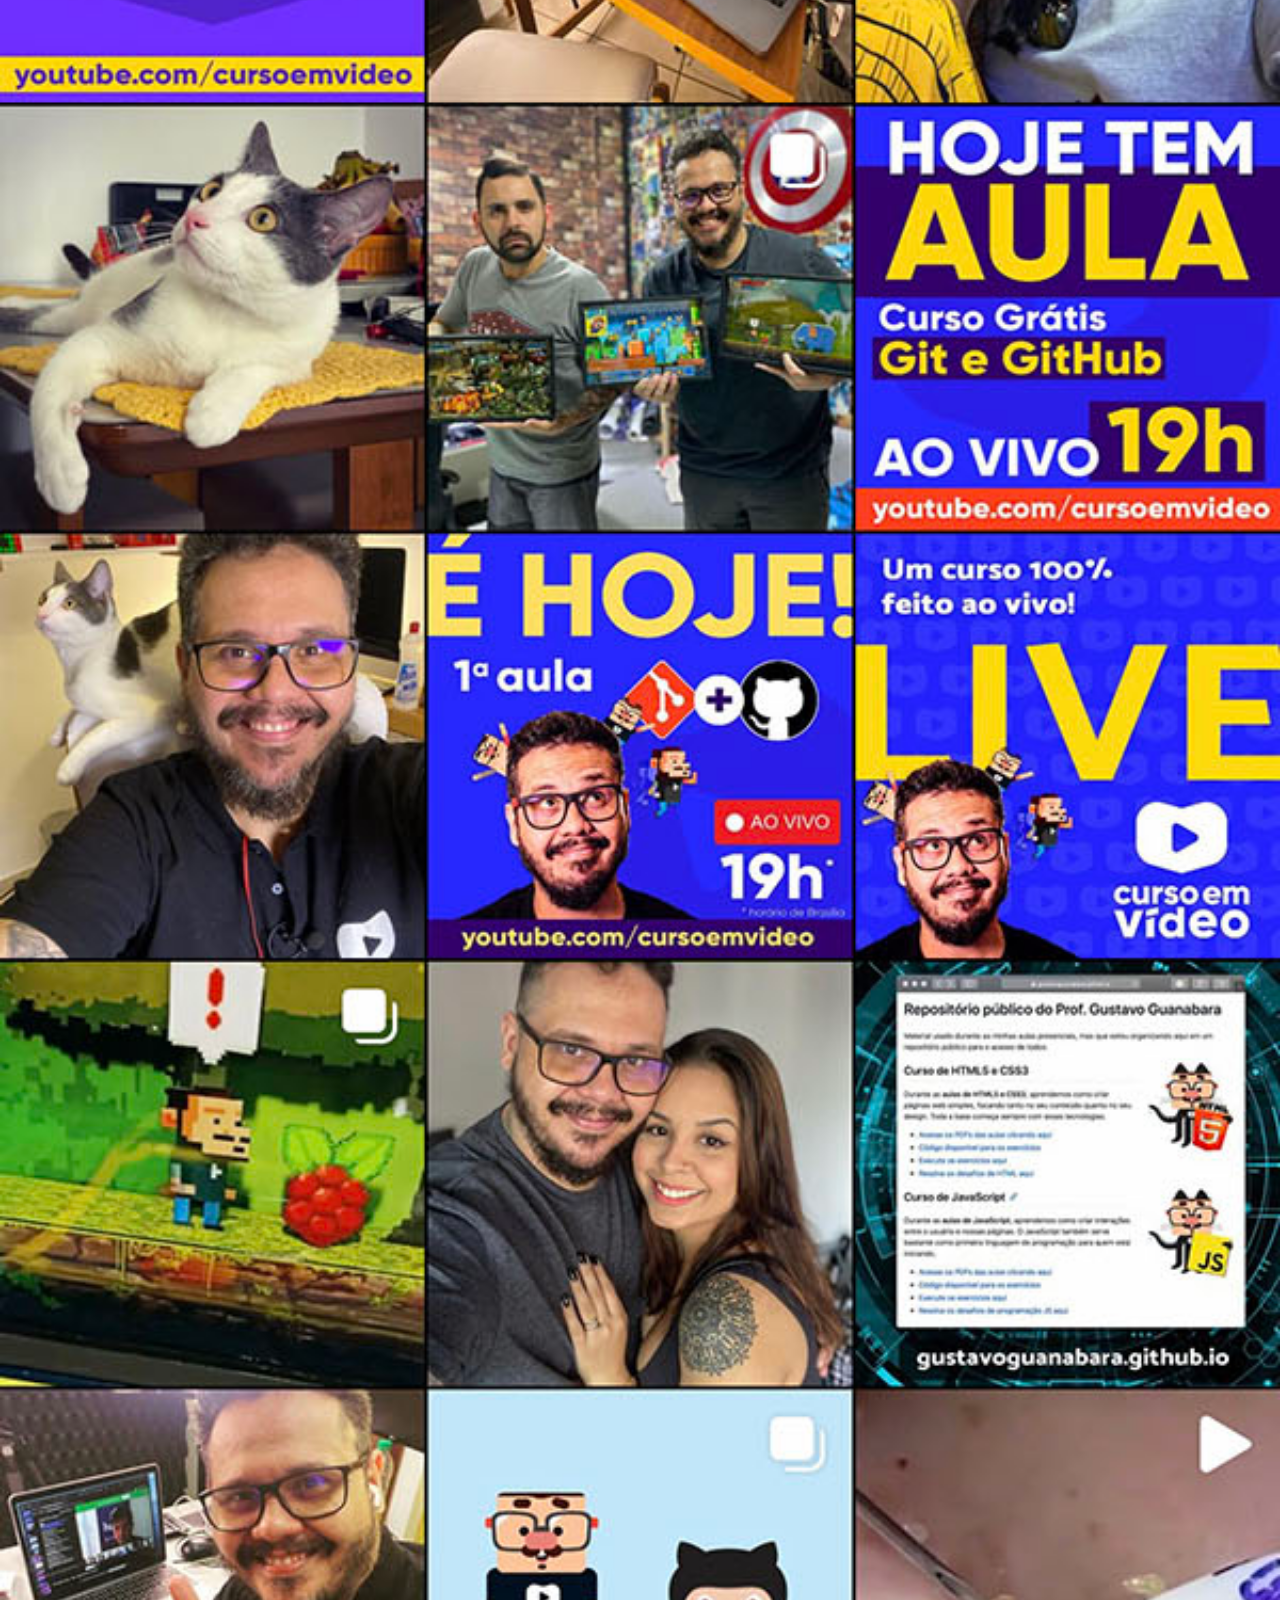
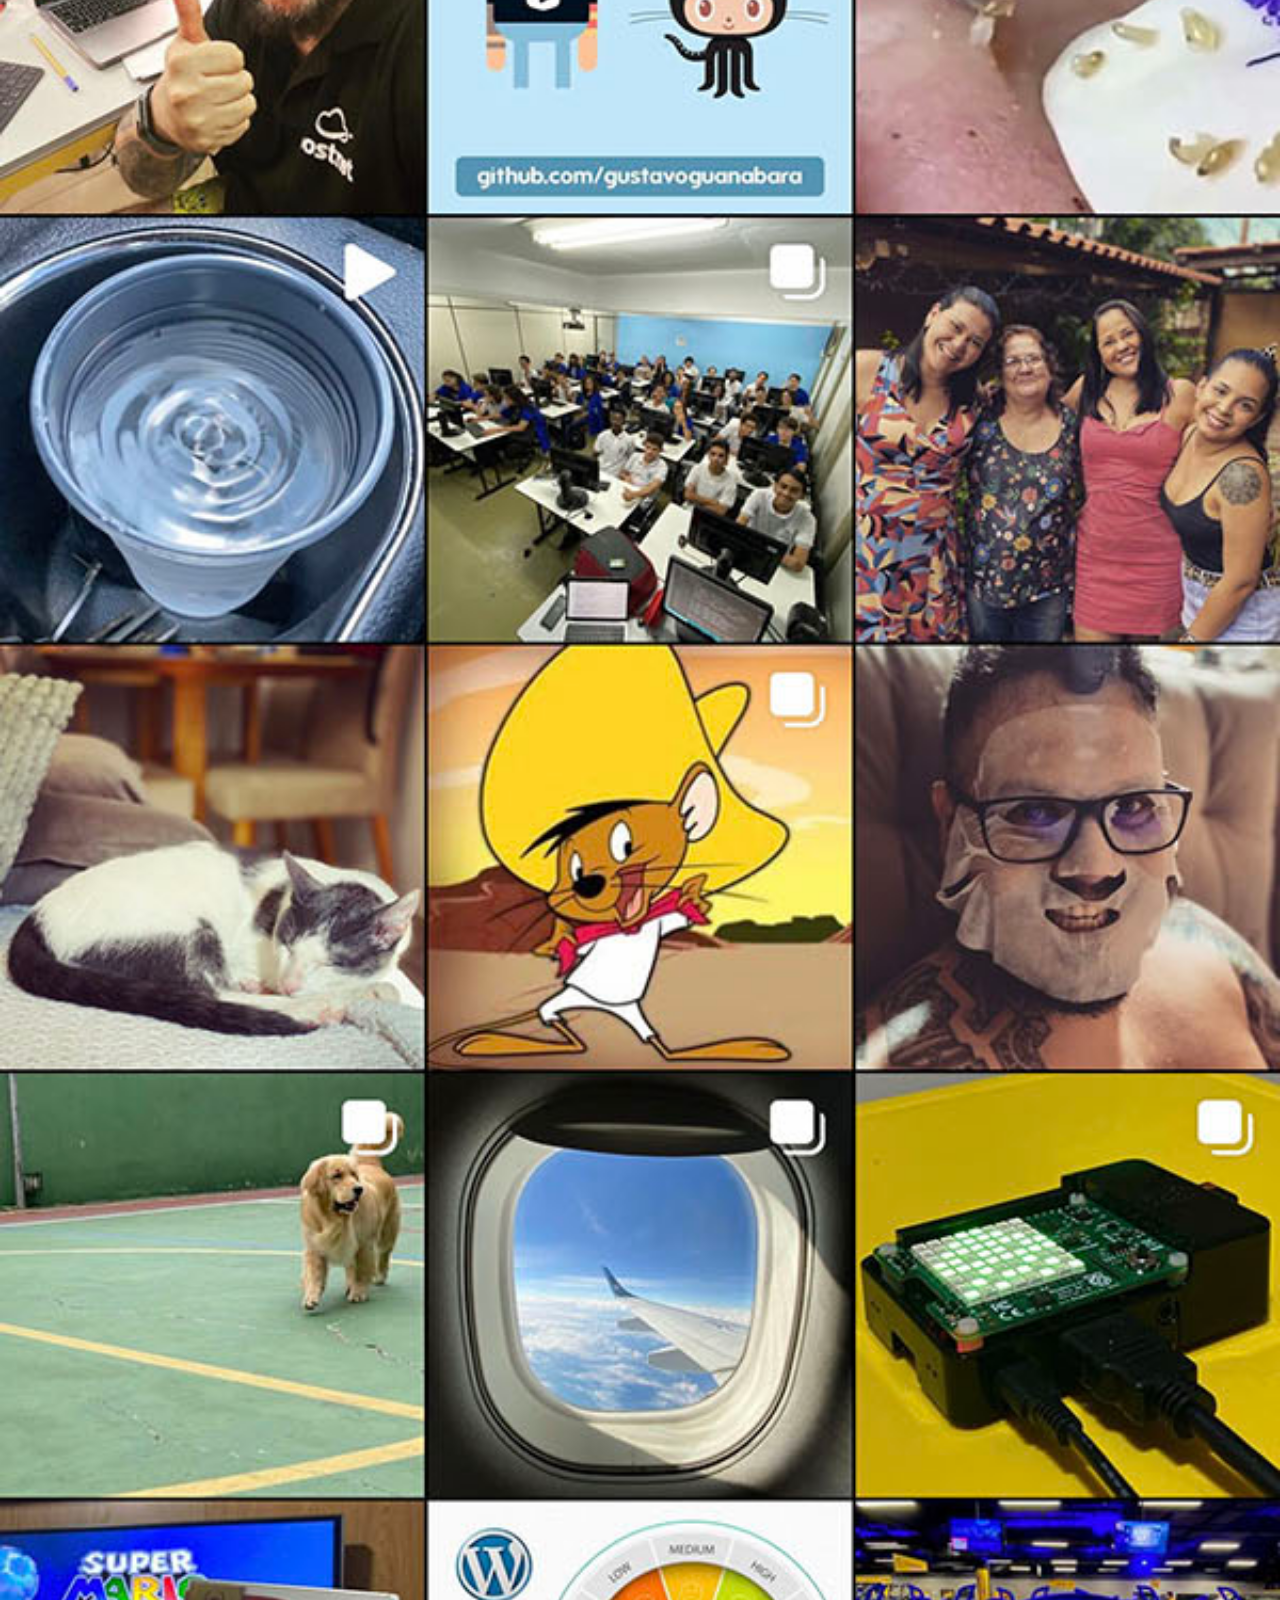
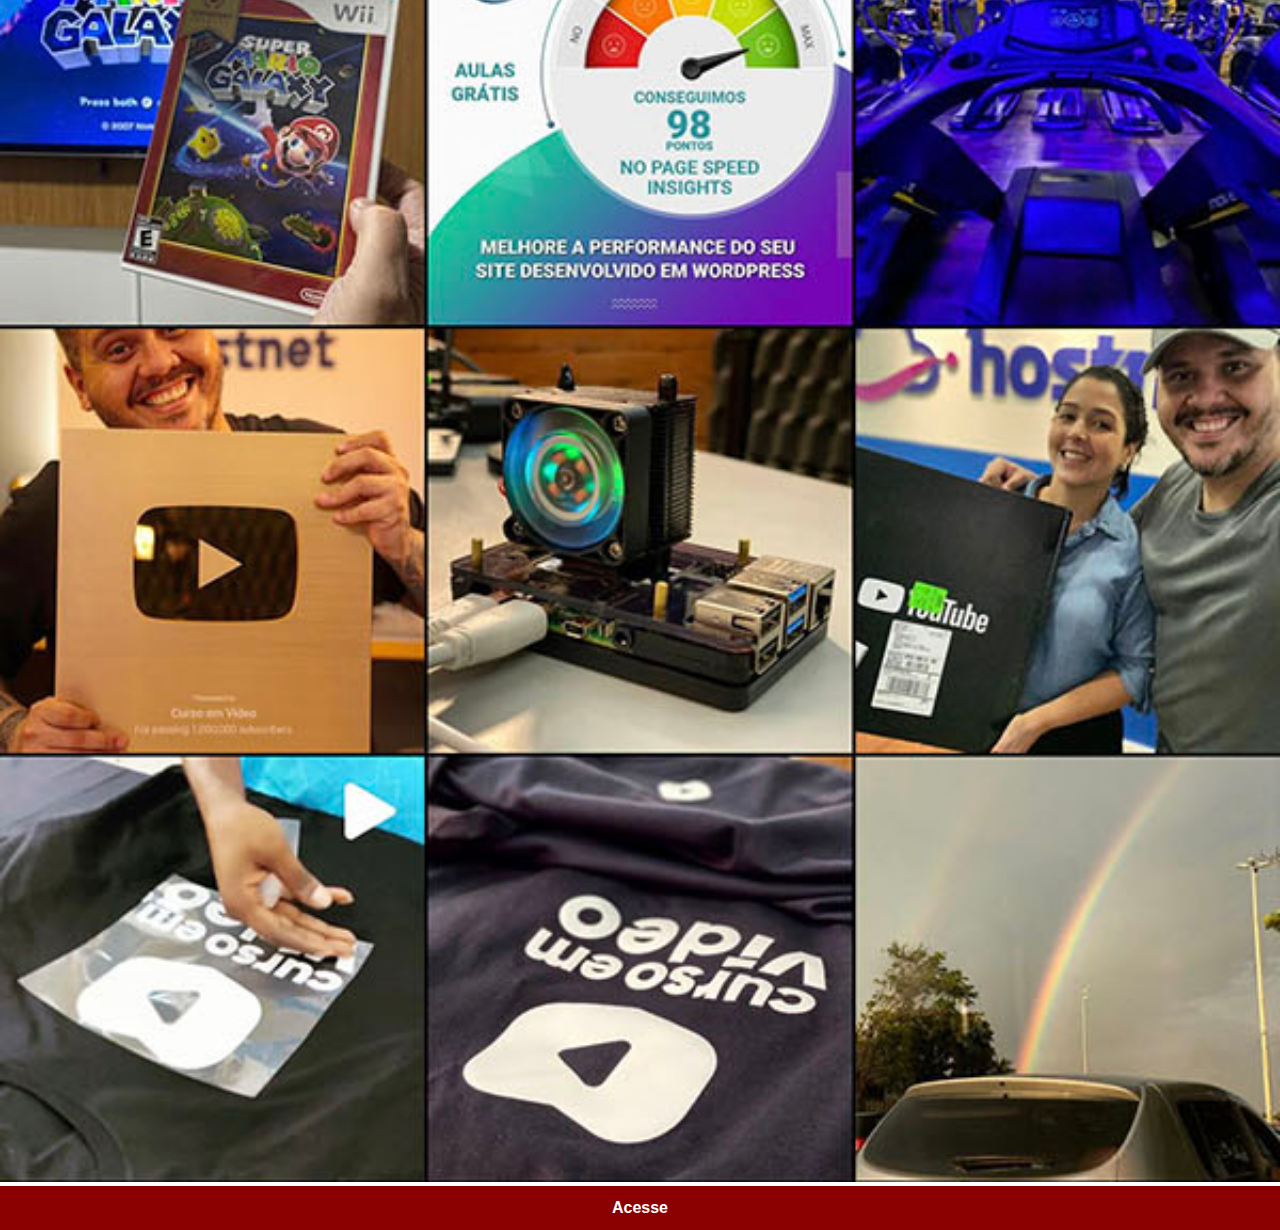
<file: instagram.html>
<!DOCTYPE html>
<html lang="pt-br">
<head>
    <meta charset="UTF-8">
    <meta http-equiv="X-UA-Compatible" content="IE=edge">
    <meta name="viewport" content="width=device-width, initial-scale=1.0">
    <title>Instagram</title>
    <link rel="stylesheet" href="estilos/social.css">
</head>
<body>
    <img src="imagens/tela-instagram.jpg" alt="Instagram">
    <a href="https://www.instagram.com/gustavoguanabara/" target="_blank">Acesse</a>
</body>
</html>
</file>
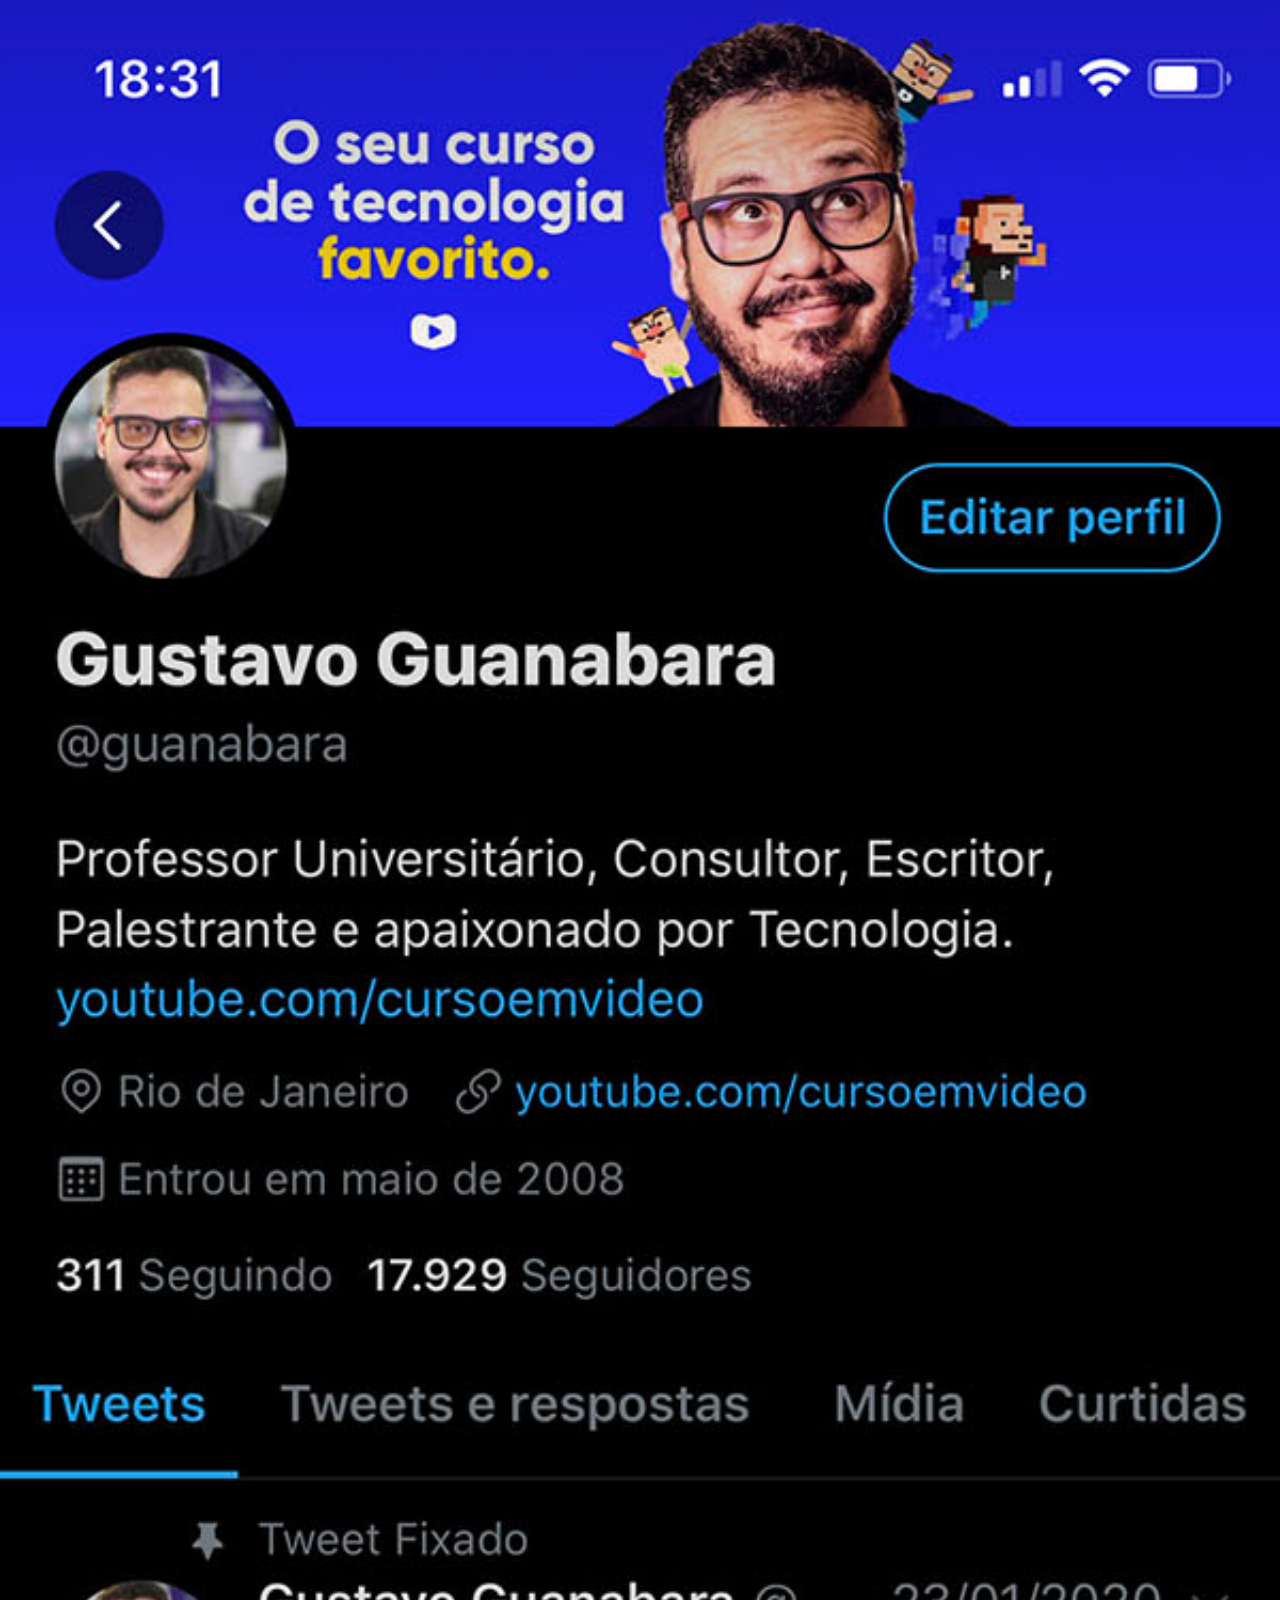
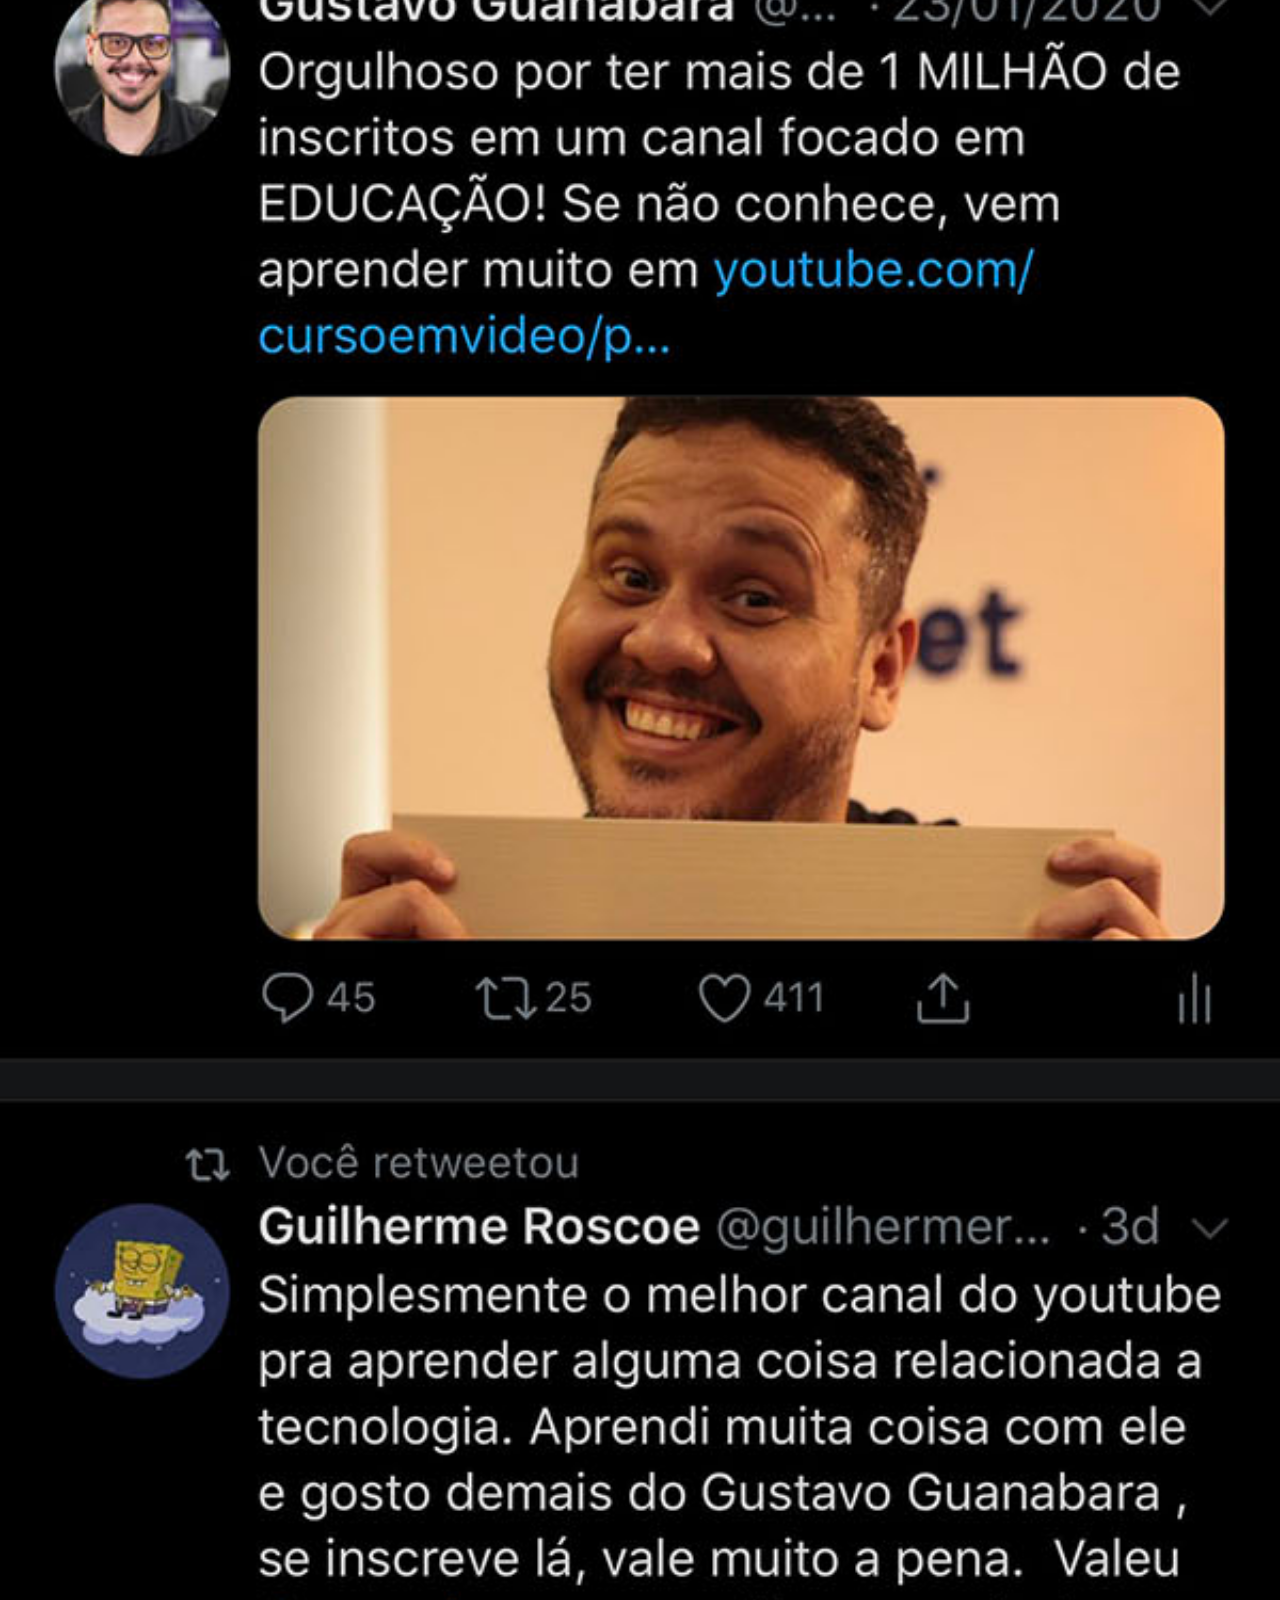
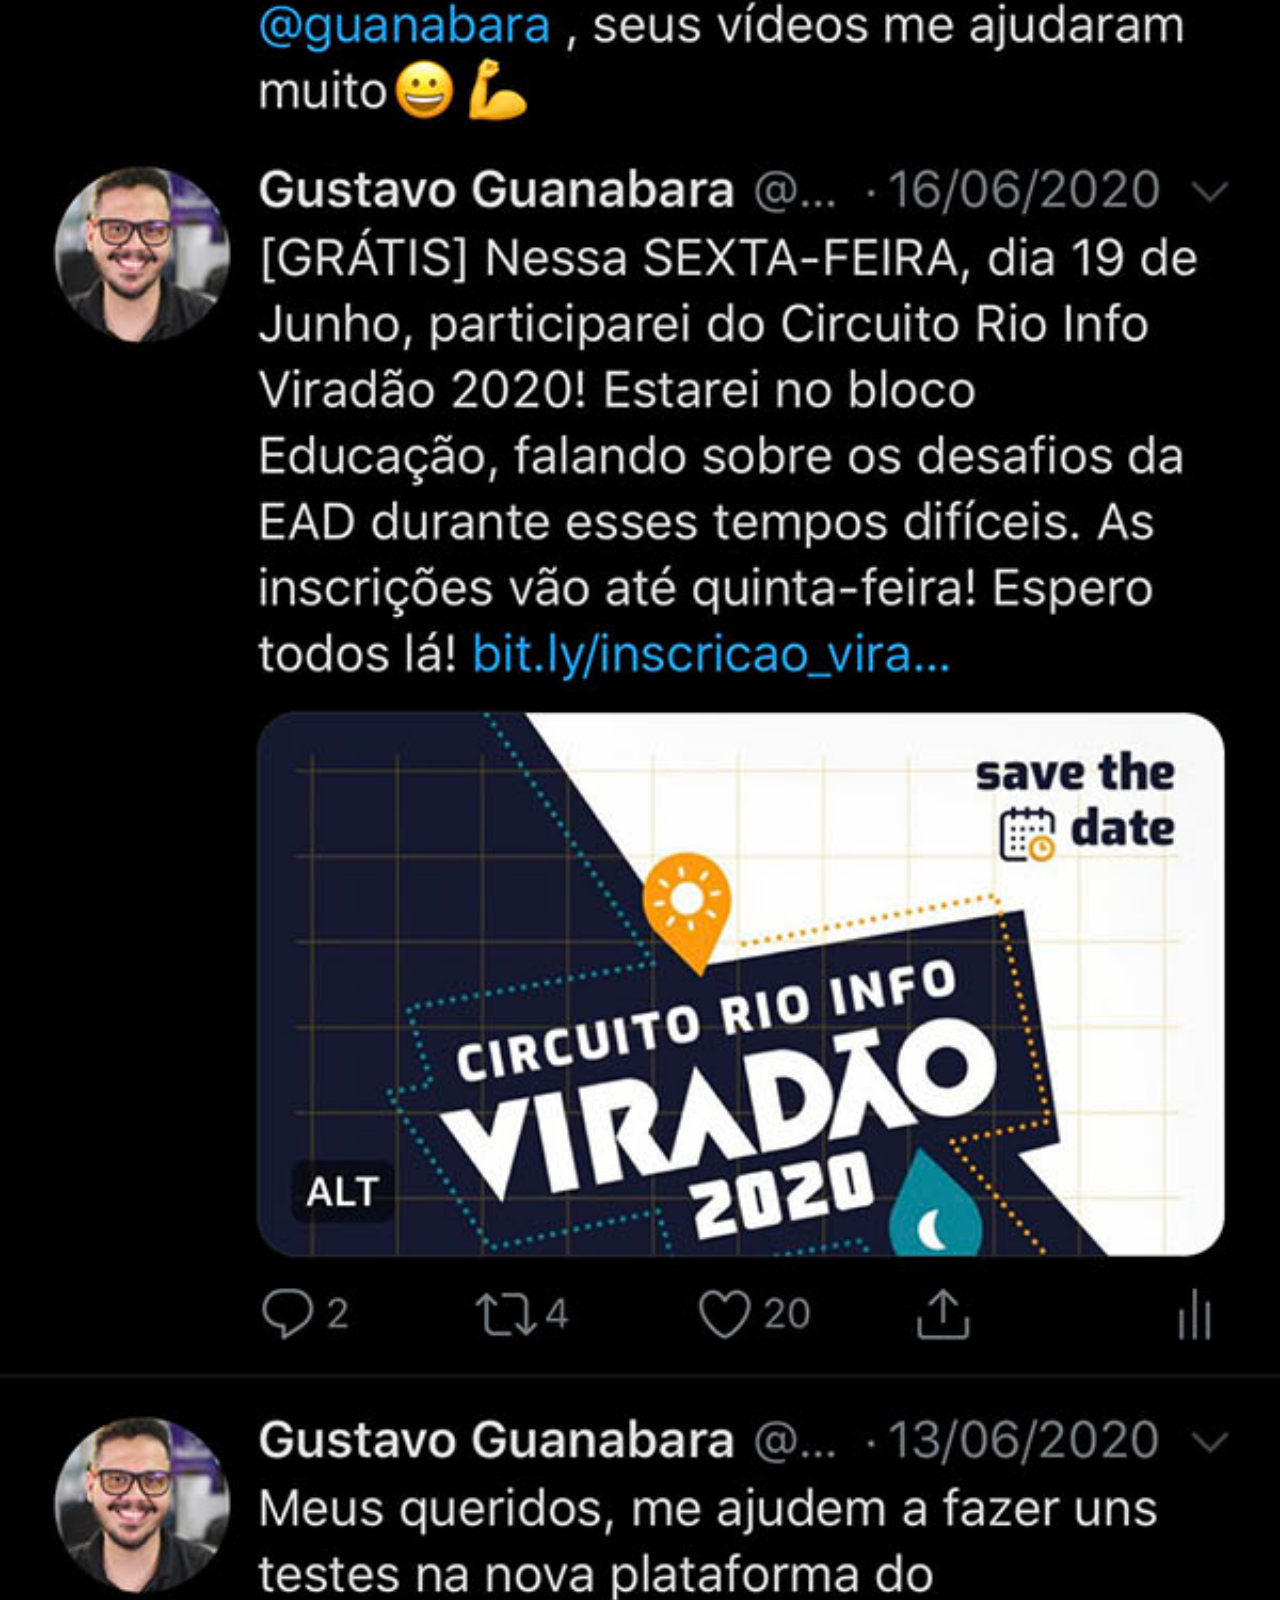
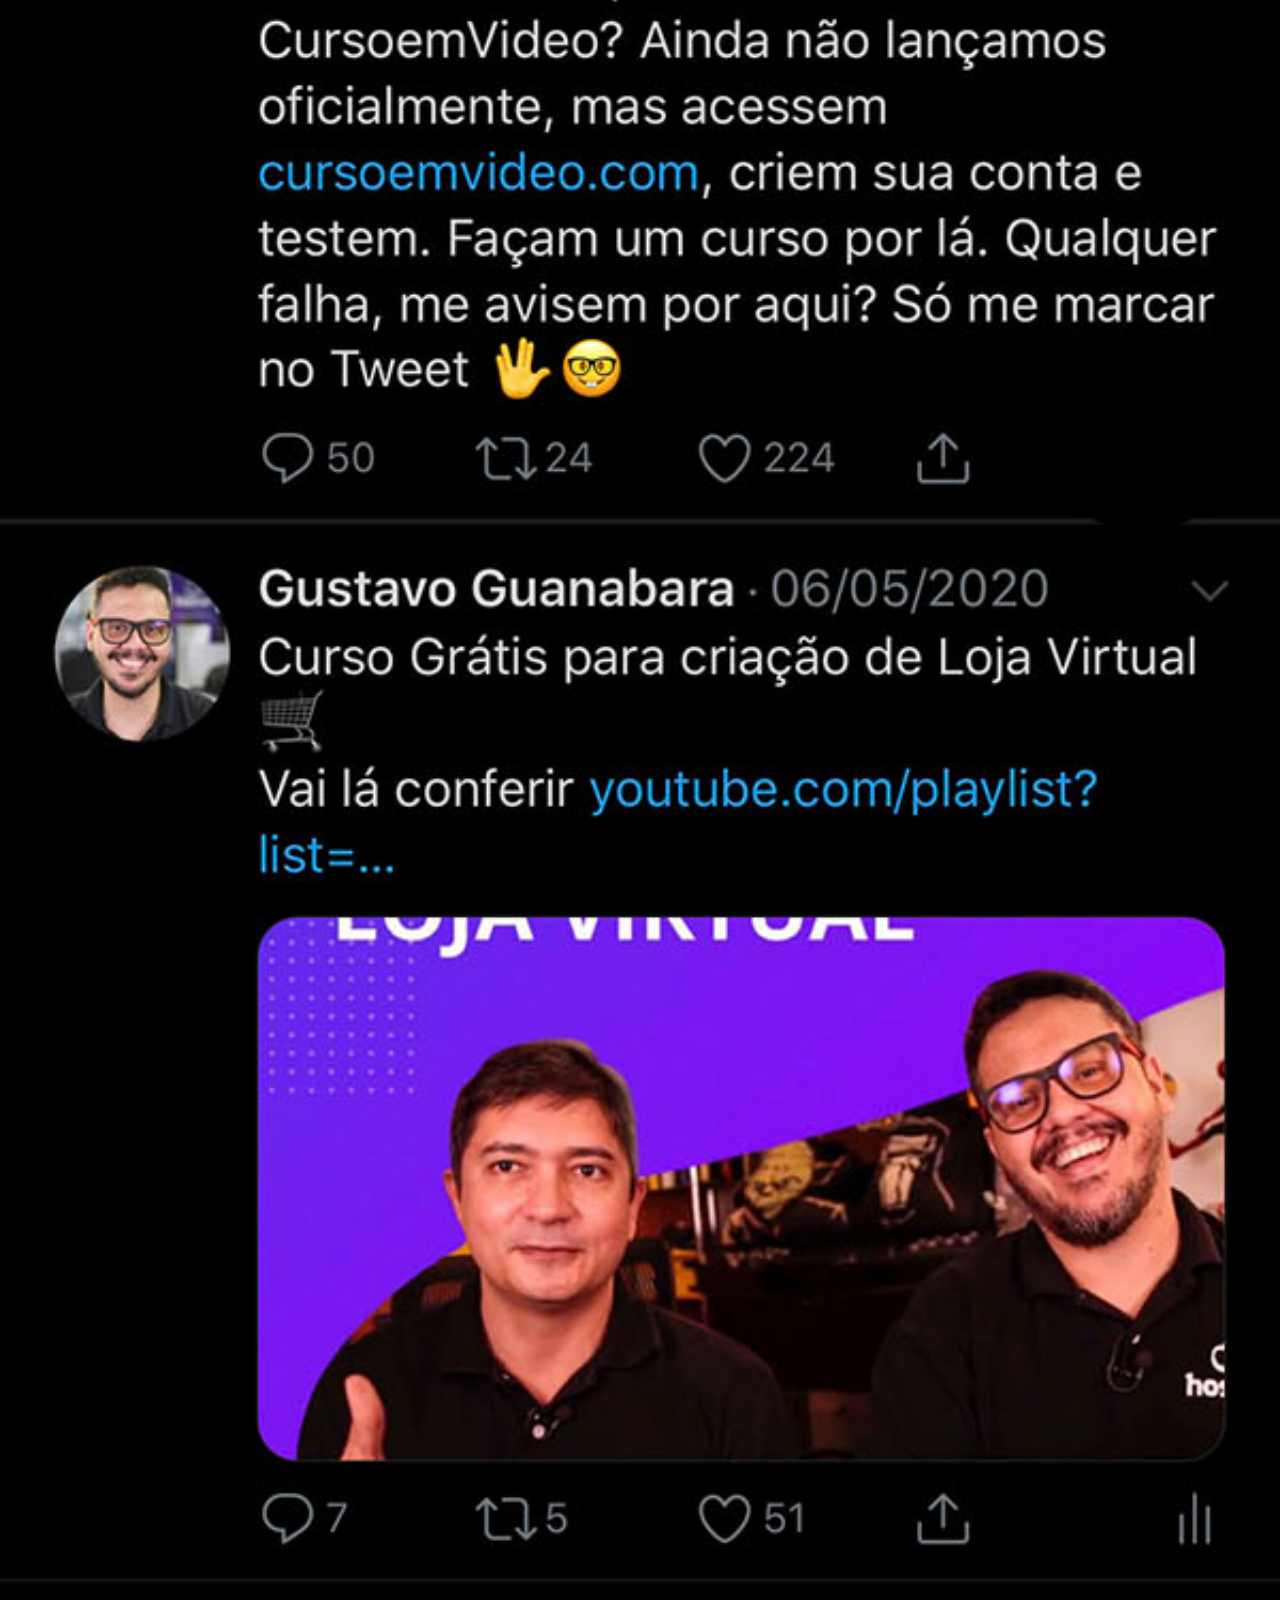
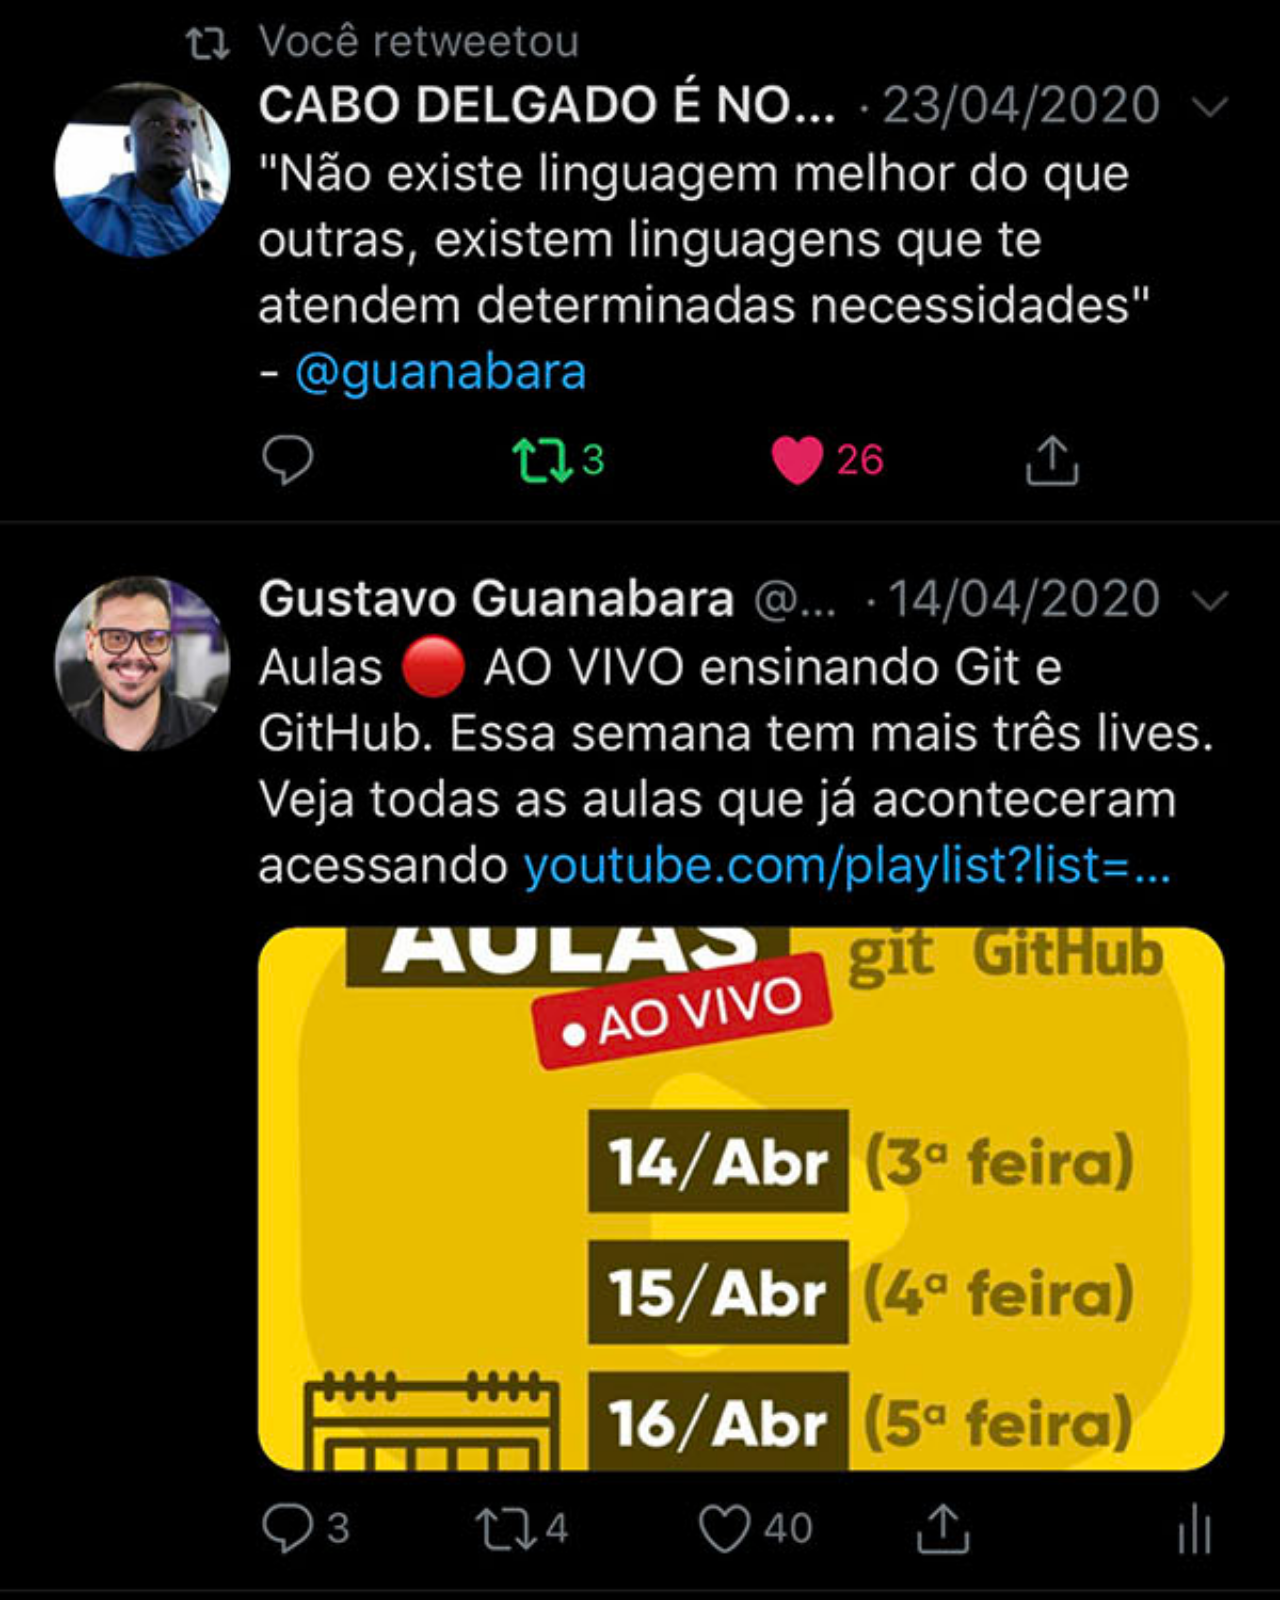
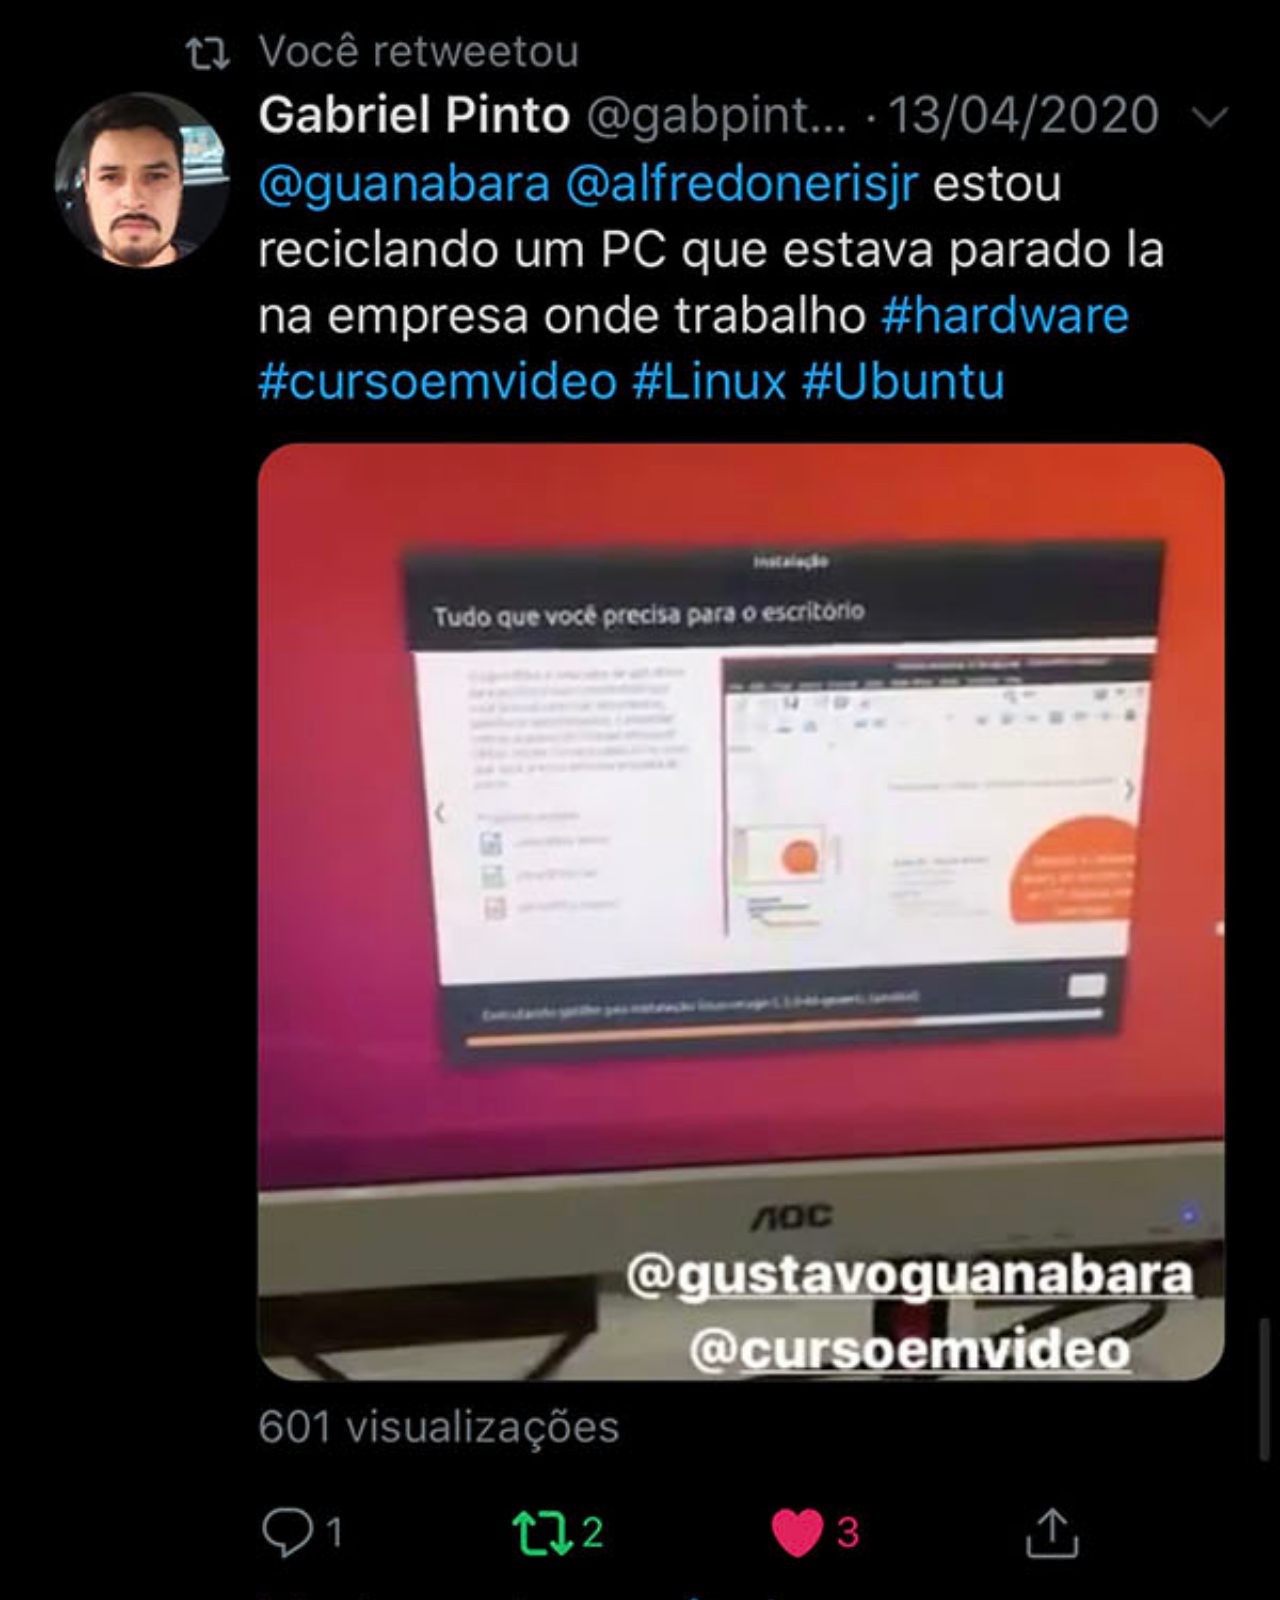
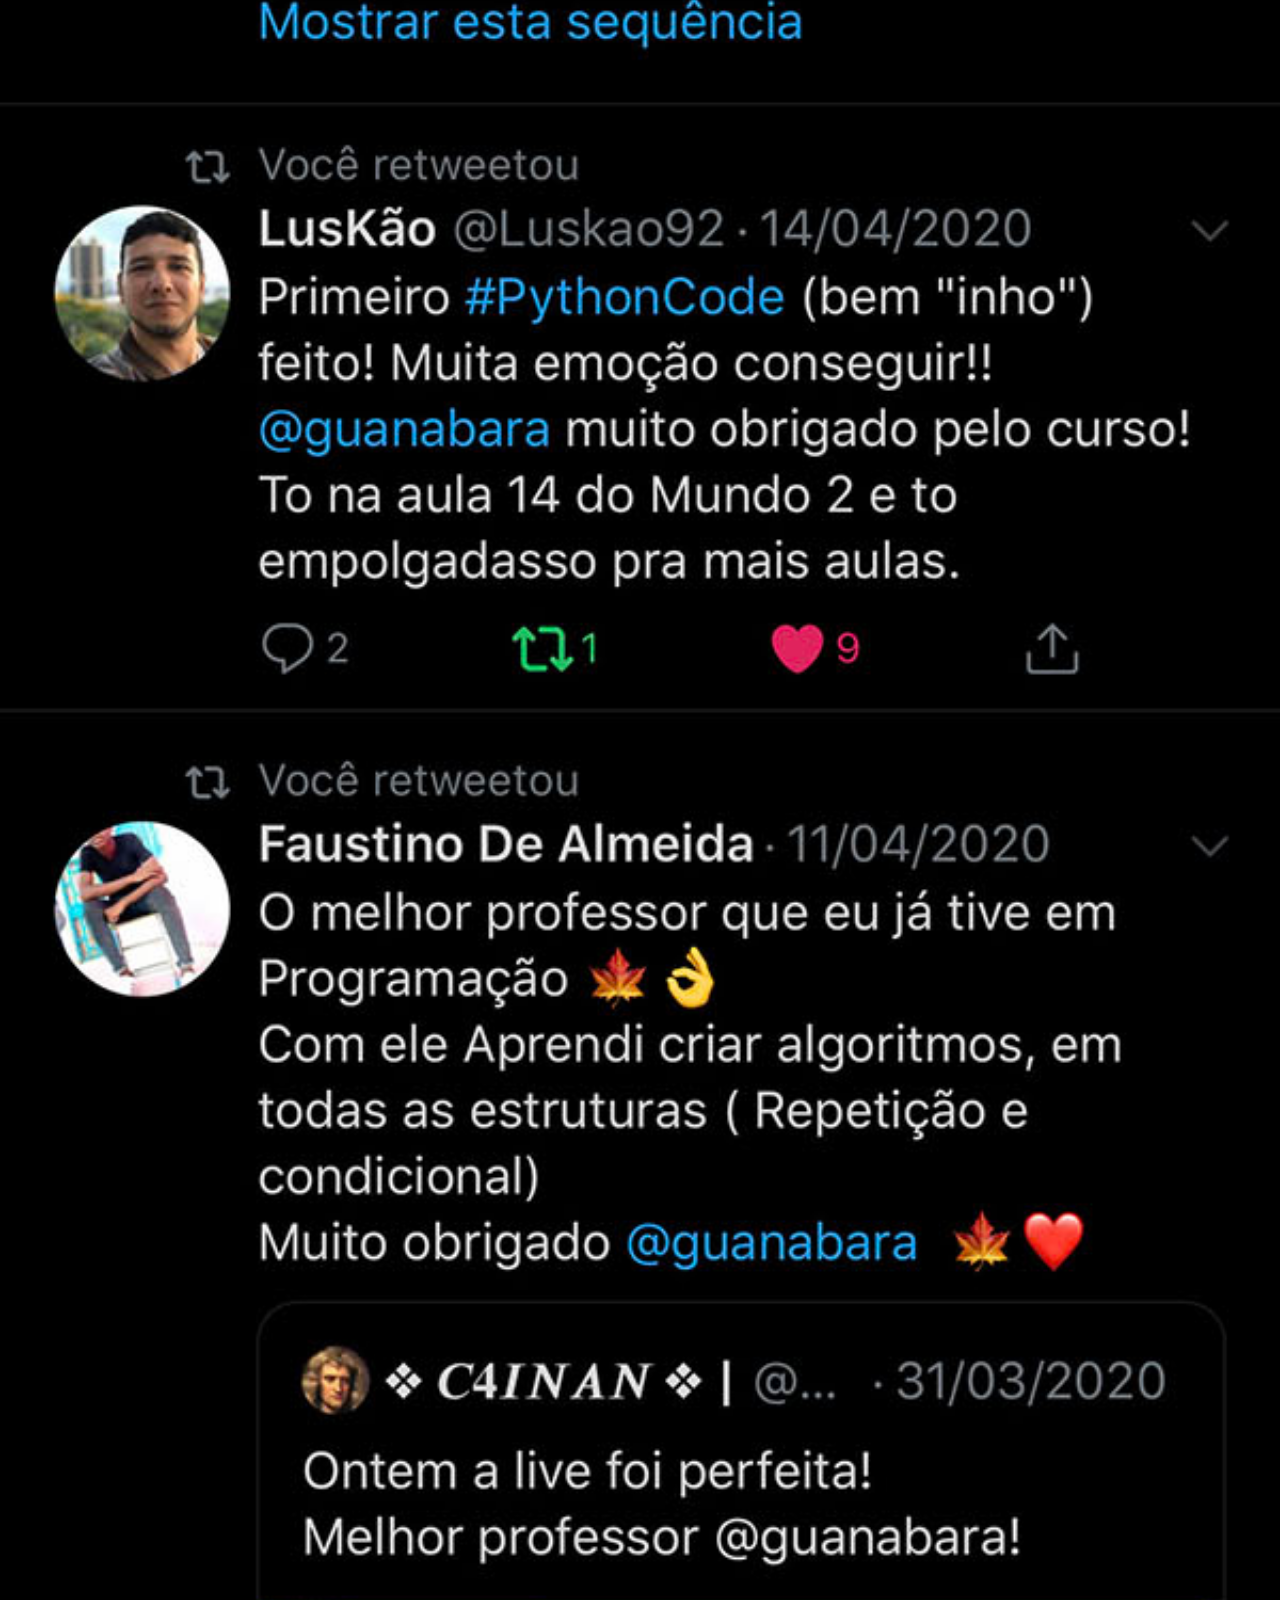
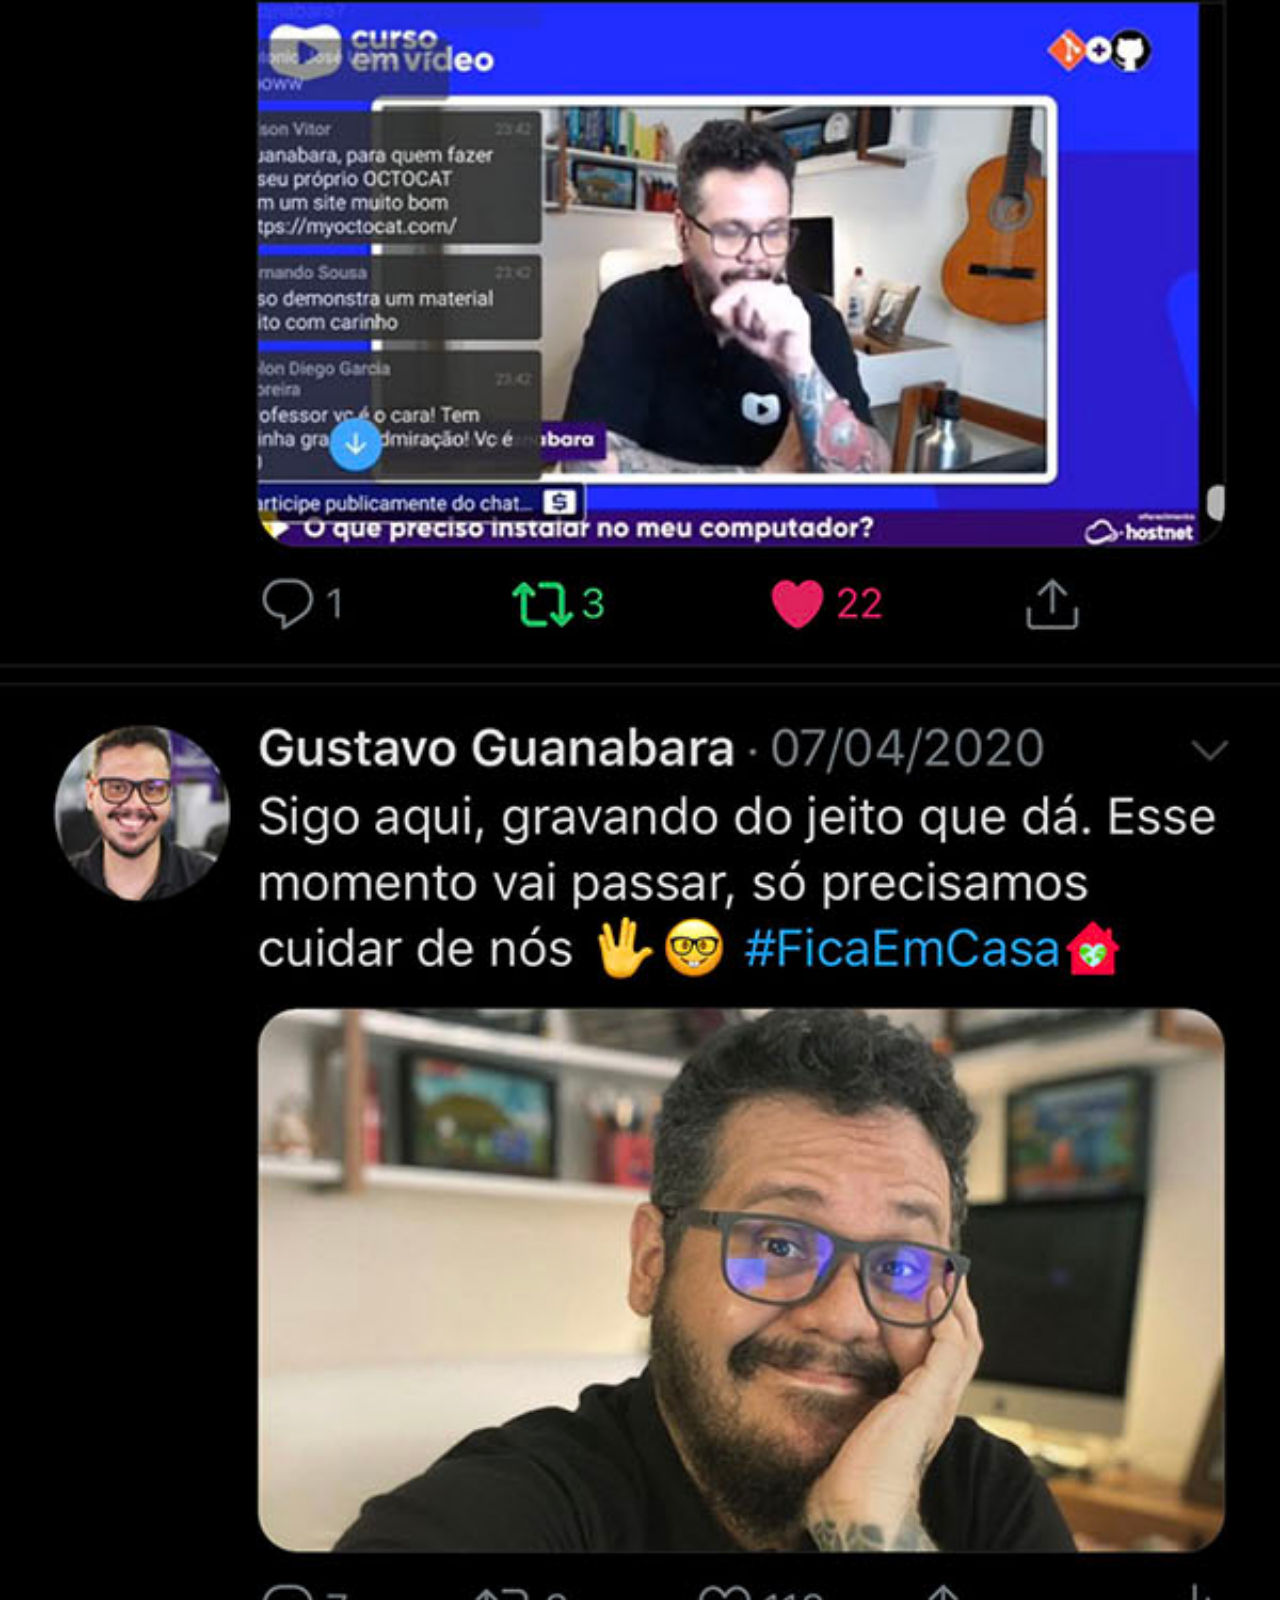
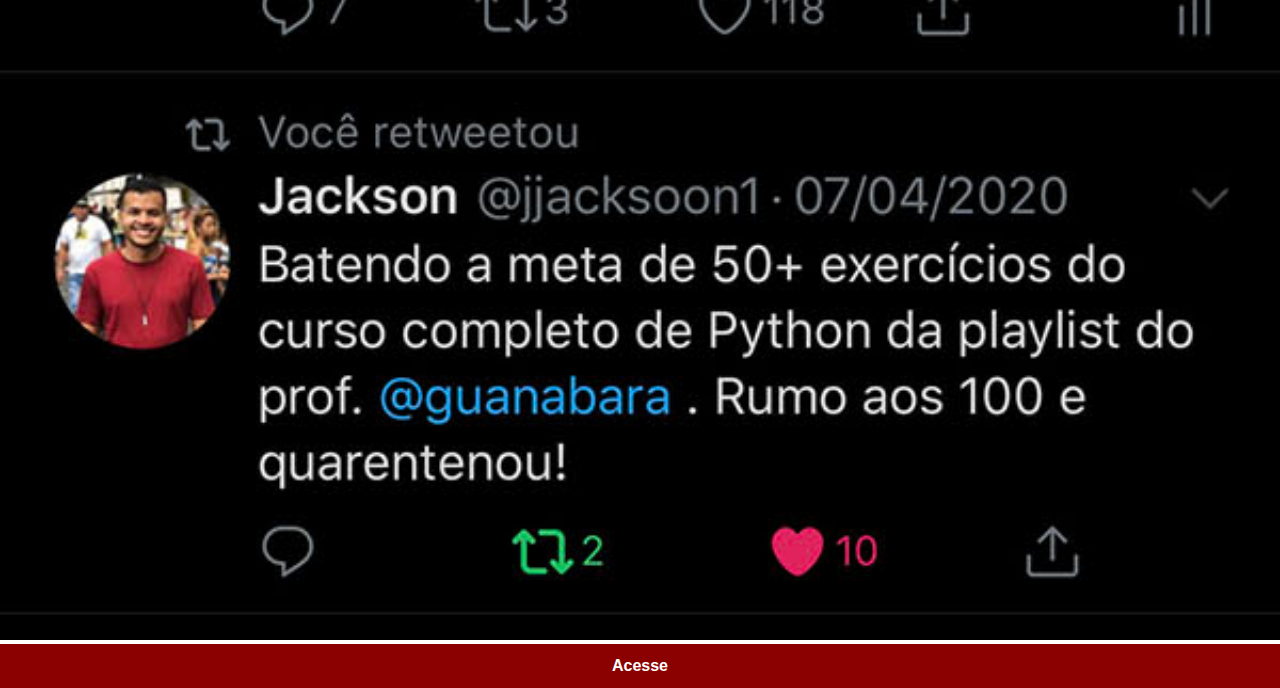
<file: twitter.html>
<!DOCTYPE html>
<html lang="pt-br">
<head>
    <meta charset="UTF-8">
    <meta http-equiv="X-UA-Compatible" content="IE=edge">
    <meta name="viewport" content="width=device-width, initial-scale=1.0">
    <title>Twitter</title>
    <link rel="stylesheet" href="estilos/social.css">
</head>
<body>
    <img src="imagens/tela-twitter.jpg" alt="Twitter">
    <a href="https://twitter.com/guanabara" target="_blank">Acesse</a>
</body>
</html>
</file>
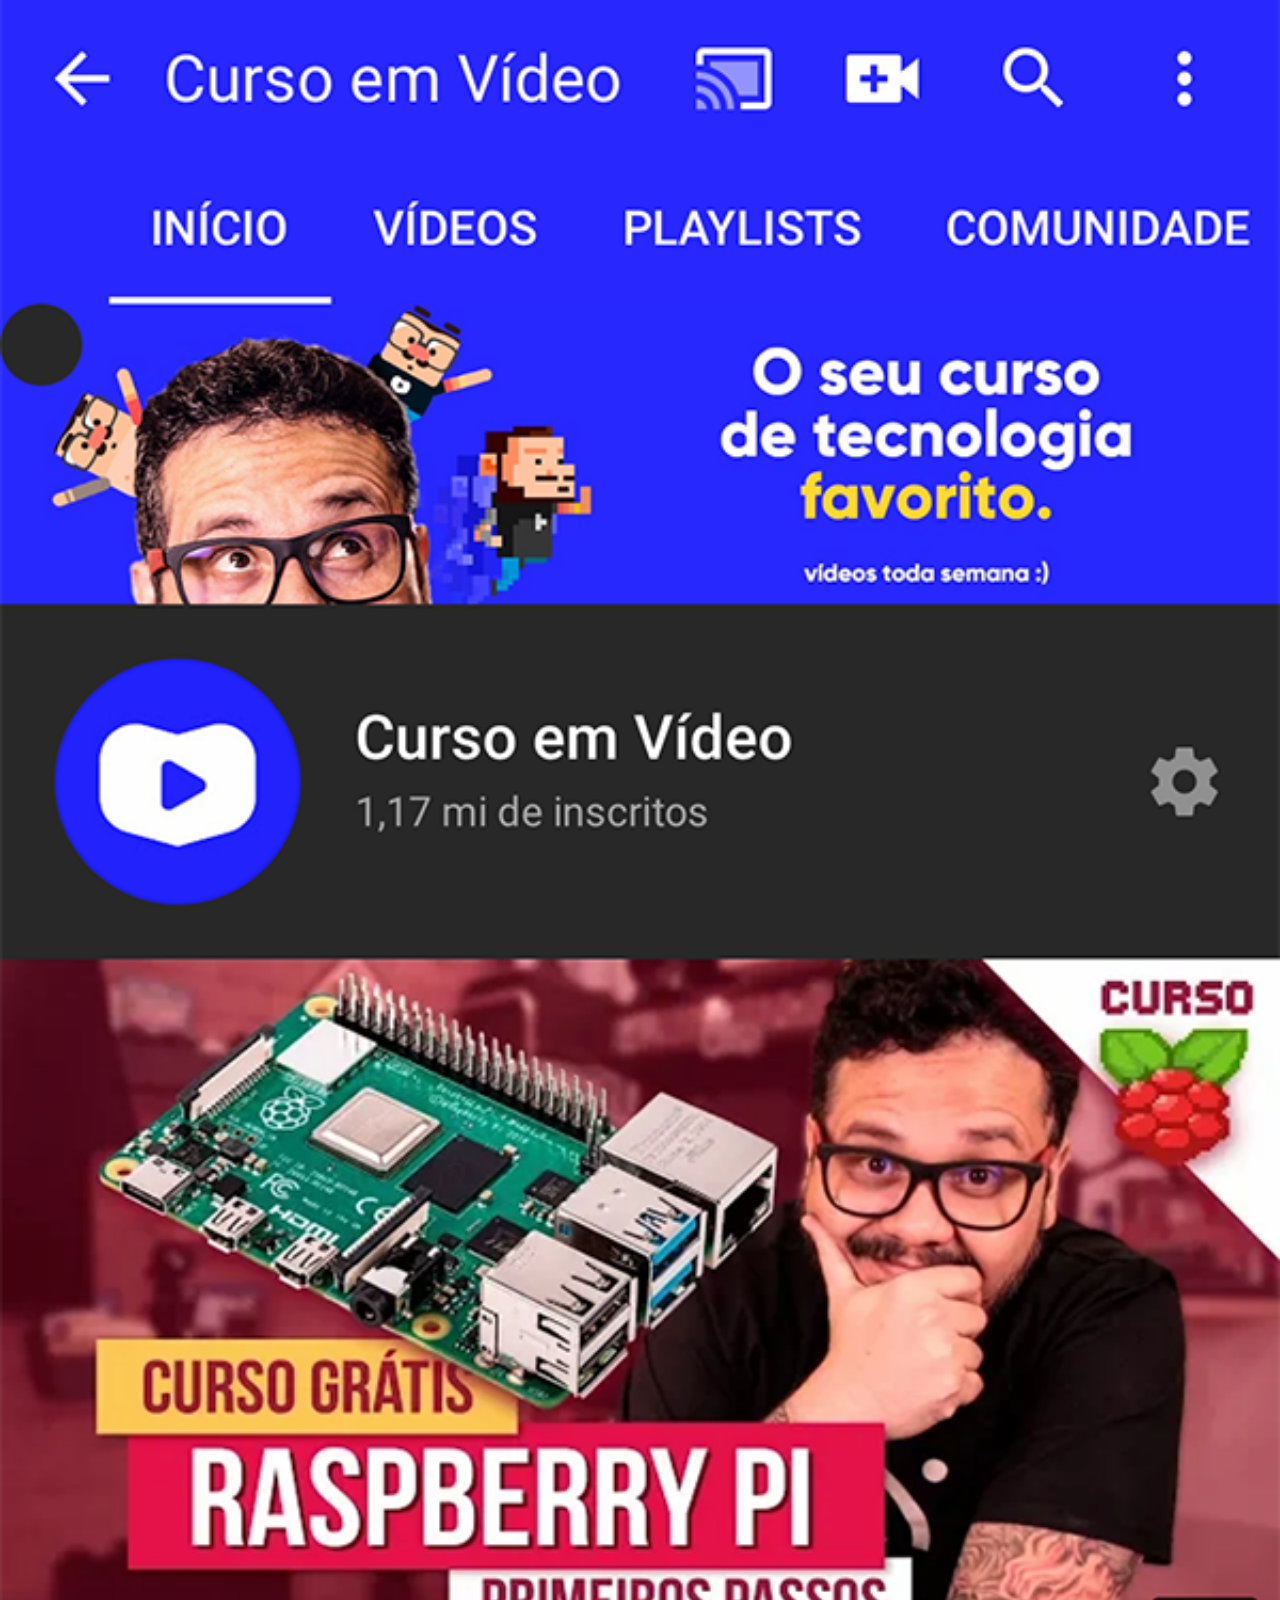
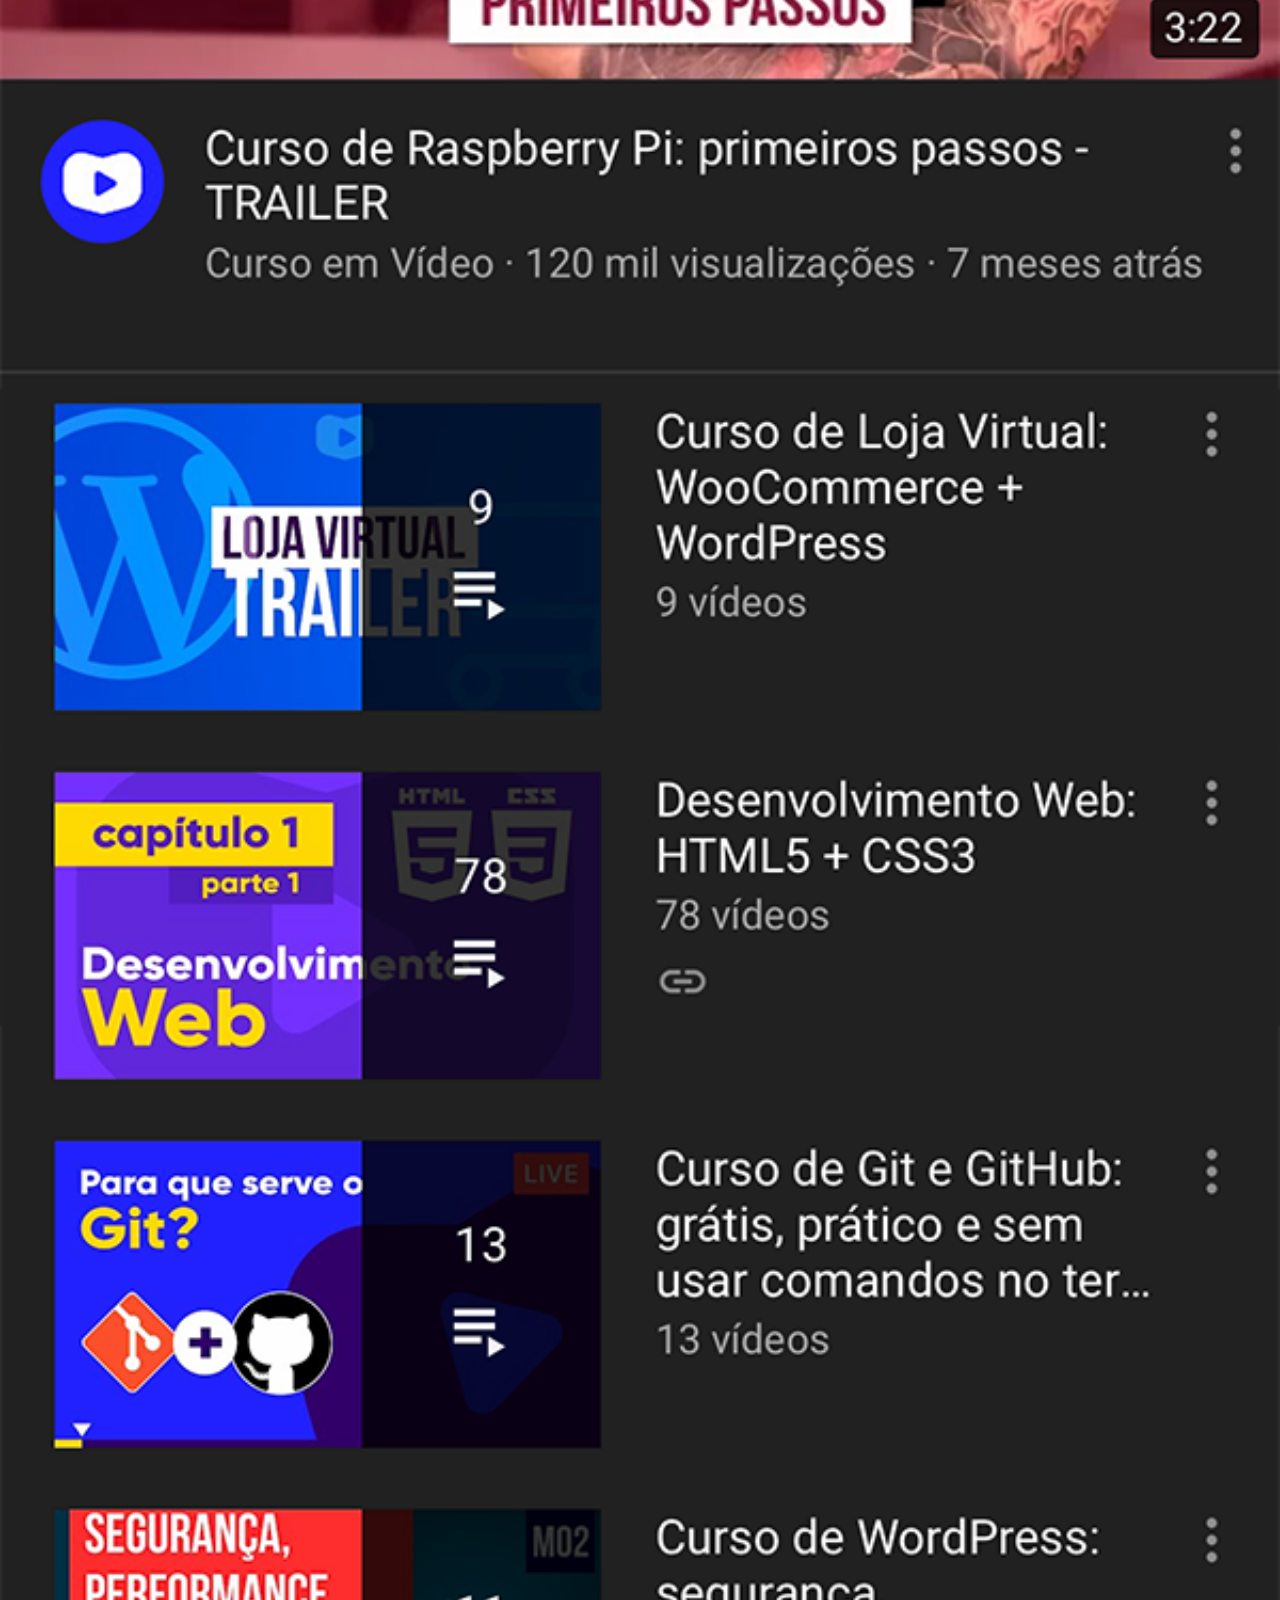
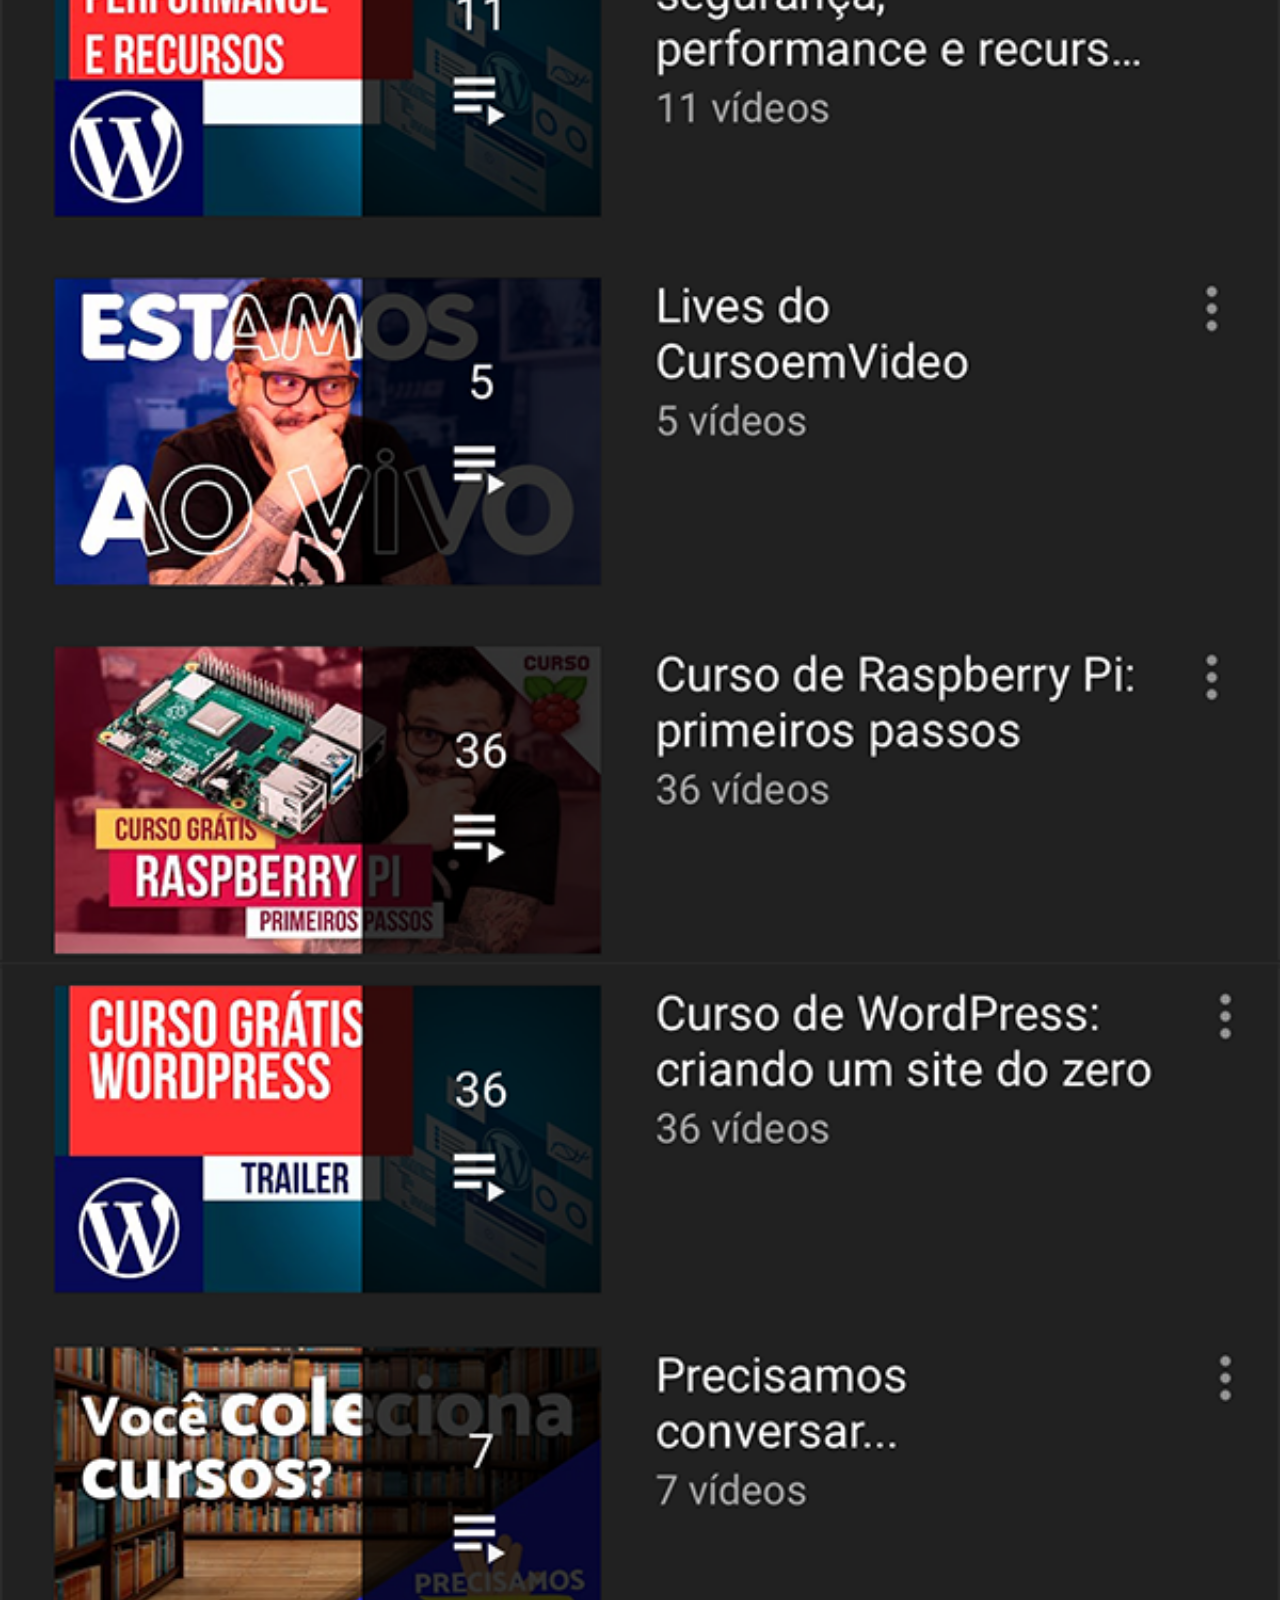
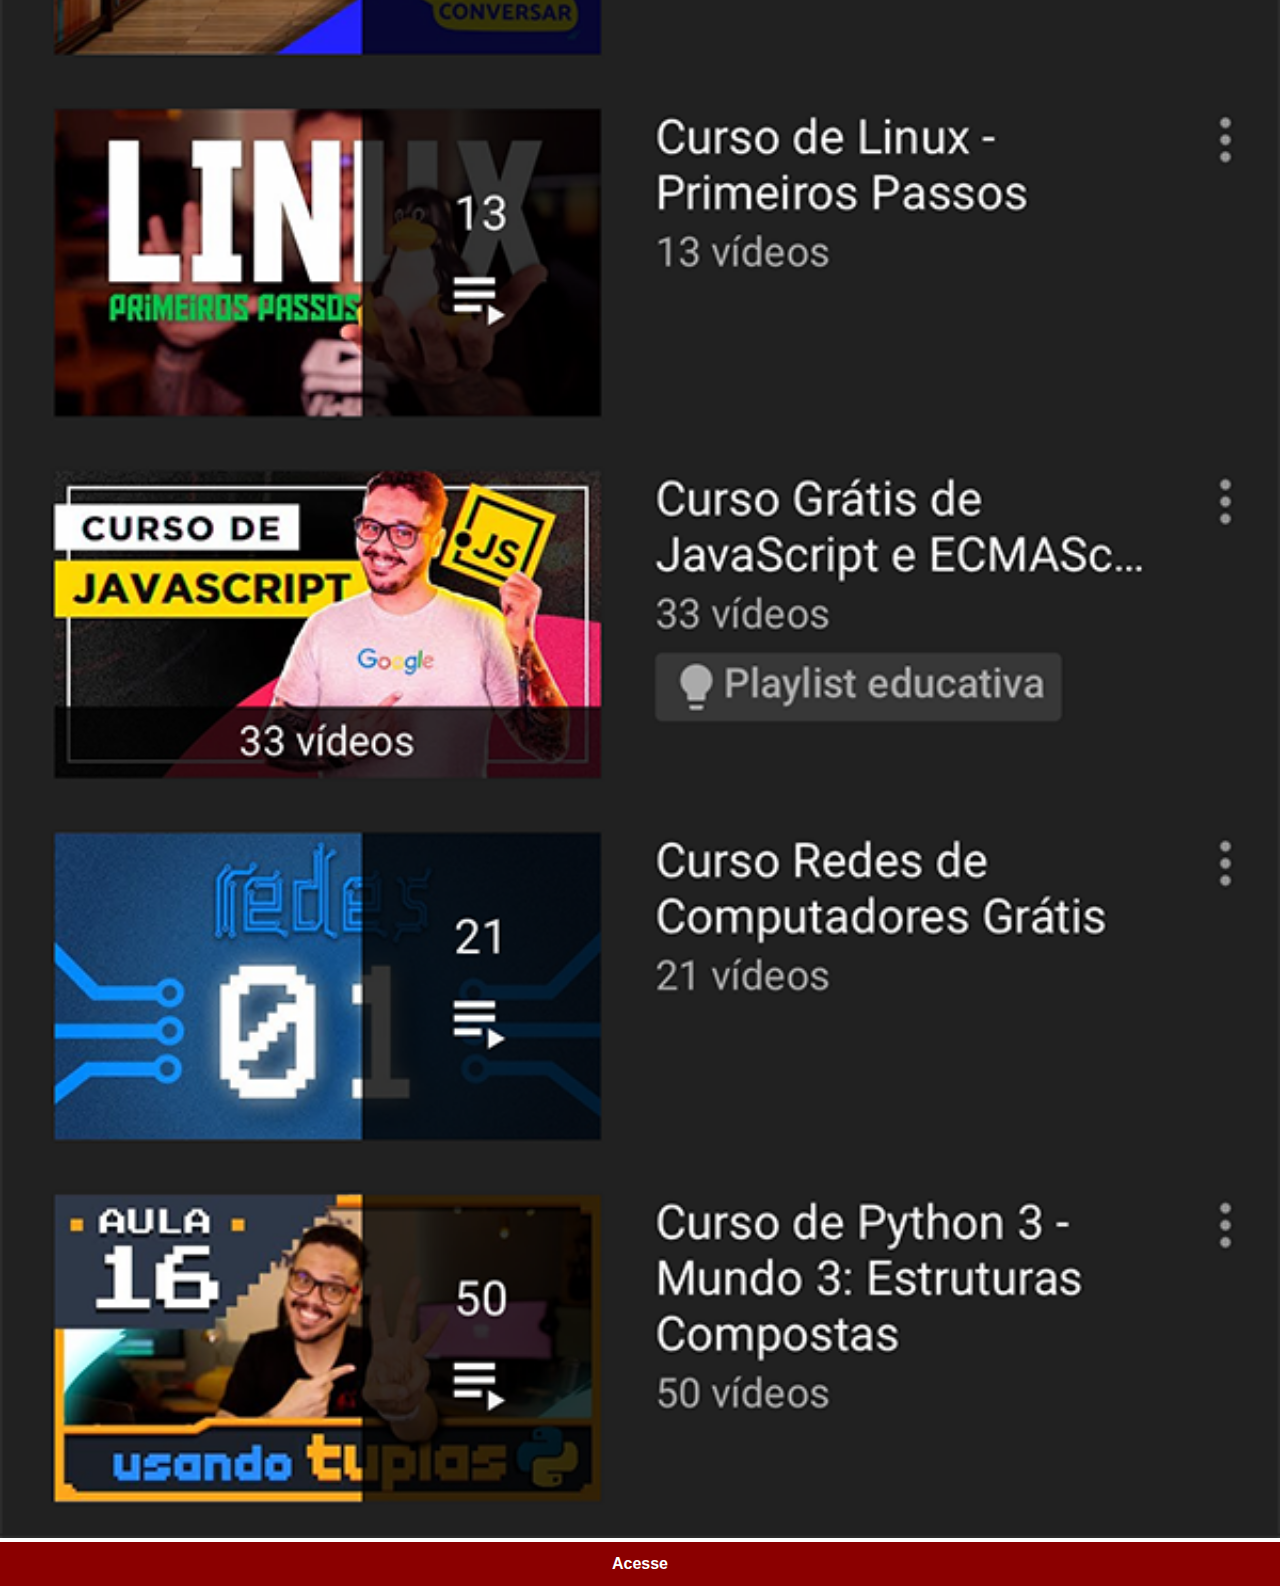
<file: youtube.html>
<!DOCTYPE html>
<html lang="pt-br">
<head>
    <meta charset="UTF-8">
    <meta http-equiv="X-UA-Compatible" content="IE=edge">
    <meta name="viewport" content="width=device-width, initial-scale=1.0">
    <title>YouTube</title>
    <link rel="stylesheet" href="estilos/social.css">
</head>
<body>
    <img src="imagens/tela-youtube.png" alt="YouTube">
    <a href="https://www.youtube.com/c/CursoemV%C3%ADdeo/playlists" target="_blank">Acesse</a>
</body>
</html>
</file>
<file: estilos/style.css>
@charset "UTF-8";

* {
    margin: 0px;
    padding: 0px;
    font-family: Arial, Helvetica, sans-serif;    
}

html, body {
    height: 100vh;
    width: 100vw;
}

#esquerda > p {
    font-size: max(16px, 1.7vw);
}

#esquerda > p {
    font-size: min(14px, 2vw);
}


body {
    background: url('../imagens/fundo-madeira.jpg') no-repeat top center;
    background-size: cover;
    background-attachment: fixed;
}

main {
    position: relative;
    height: 100vh;
    }

section#telefone {
    position: absolute;
    top: 50%;
    left: 50%;
    transform: translate(-50%, -50%);

    height: 564px;
    width: 280px;
    background: url('../imagens/frame-iphone2.png') no-repeat;

    }

    iframe#tela {
        position: relative;
        top: 71px;
        left: 20px;
        width: 241px;
        height: 424px;
    }

    section#redes-sociais {
        text-align: right;
	    top: 13px;
    }

    section#esquerda {
        position: absolute;
        text-align: left;
	    top: 13px;
        margin: 13px;
        width: 19vw;
        color: white;
        text-decoration: none;
        
    }

    section#esquerda a {        
            color: white;
            text-decoration: none;
            font-weight: bolder;
                    
    }

    section#esquerda a:hover {        
        text-decoration: underline;
                
}

    section#redes-sociais img {
        width: 50px;
        margin: 10px;
        border-radius: 50%;
        box-shadow: 2px 2px 5px rgba(0, 0, 0, 0.620);
        box-sizing: border-box;

    }

    section#redes-sociais img:hover {
        border: 2px solid rgba(255, 255, 255, 0.620);
        transform: translate(-50px -50px);
        box-shadow: 5px 5px 10px rgba(0, 0, 0, 0.620);
        transition: transform .3s, border 0.1s;
    }
</file>
<file: estilos/social.css>
@charset "UTF-8";

* {
    margin: 0px;
    padding: 0px;
    font-family: Arial, Helvetica, sans-serif;
}

::-webkit-scrollbar{
    width: 0px;
    height: 0px;
}

img {
    width: 100vw;

}

a {
    display: block;
    background-color: darkred;
    color: white;
    margin: 0px;
    padding: 13px;
    text-align: center;
    font-weight: bolder;
    text-decoration: none;
}

a:hover {
    background-color: red;
}
</file>
